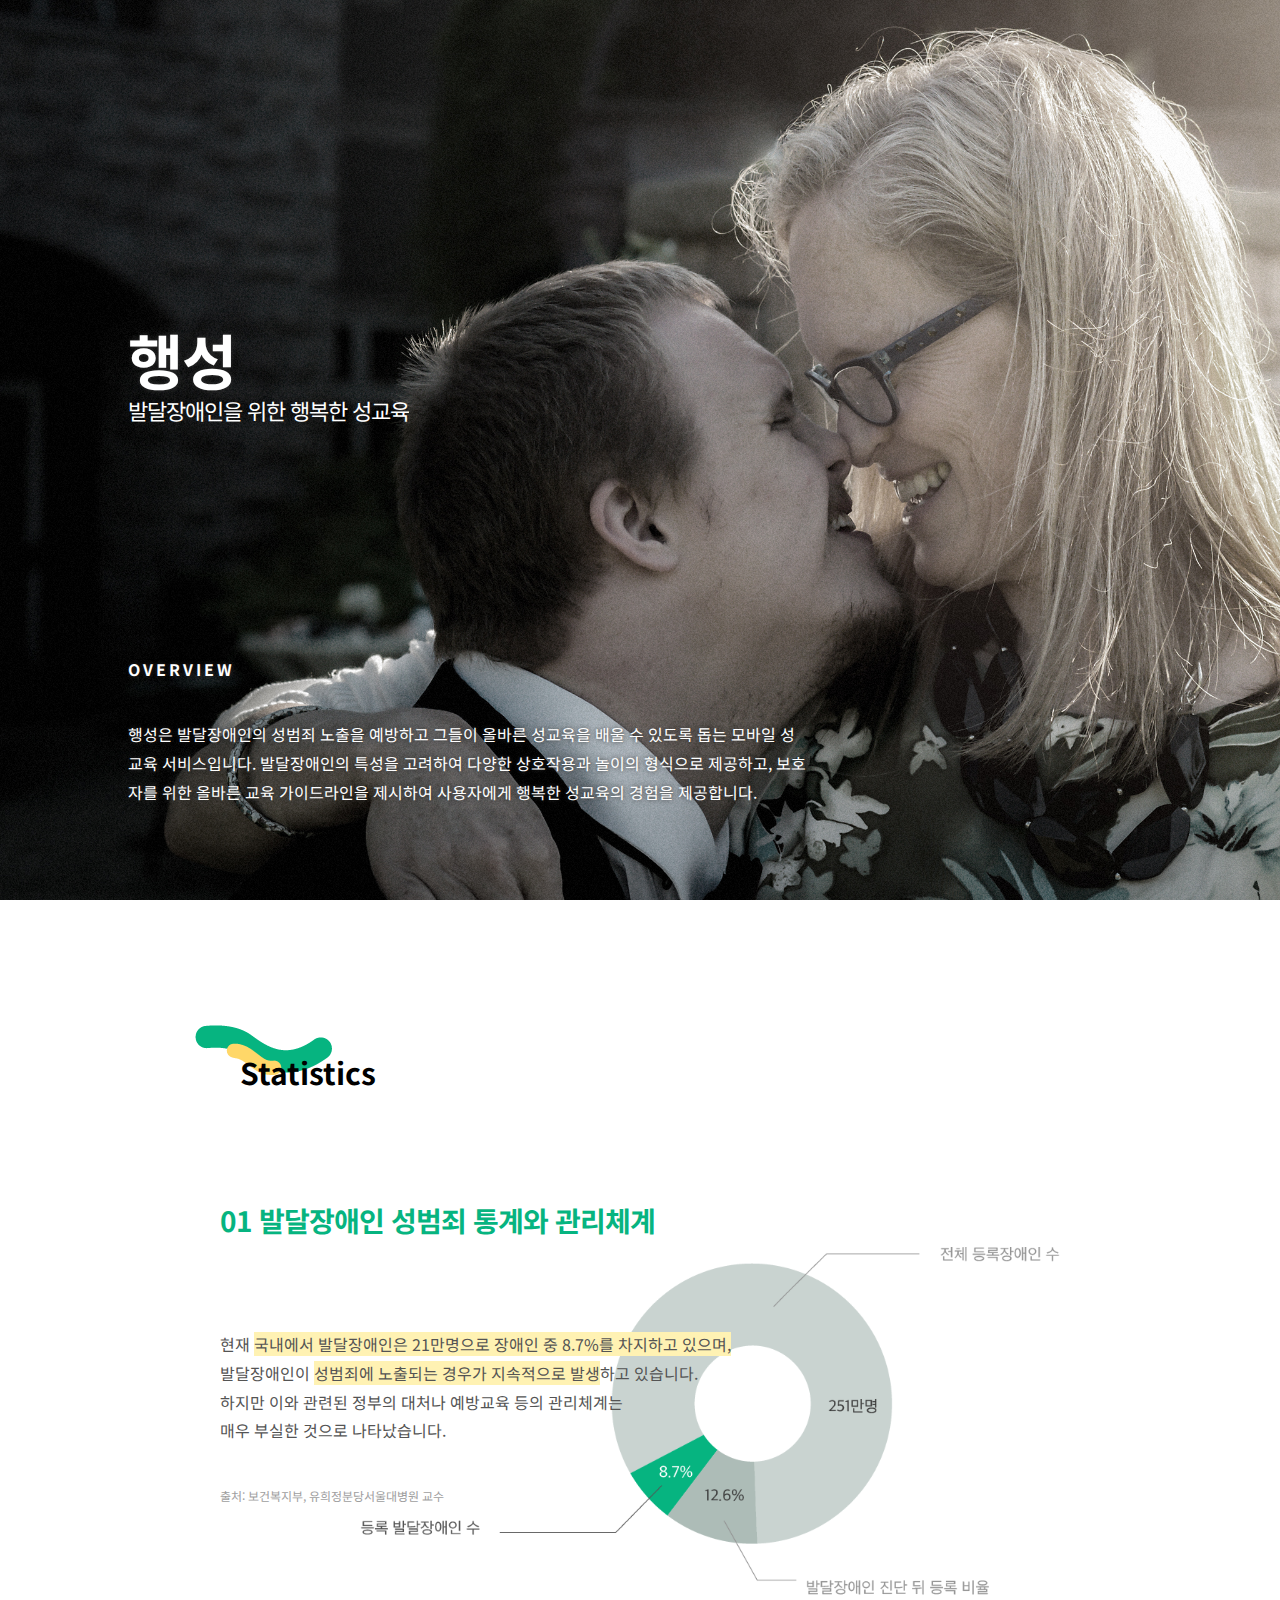
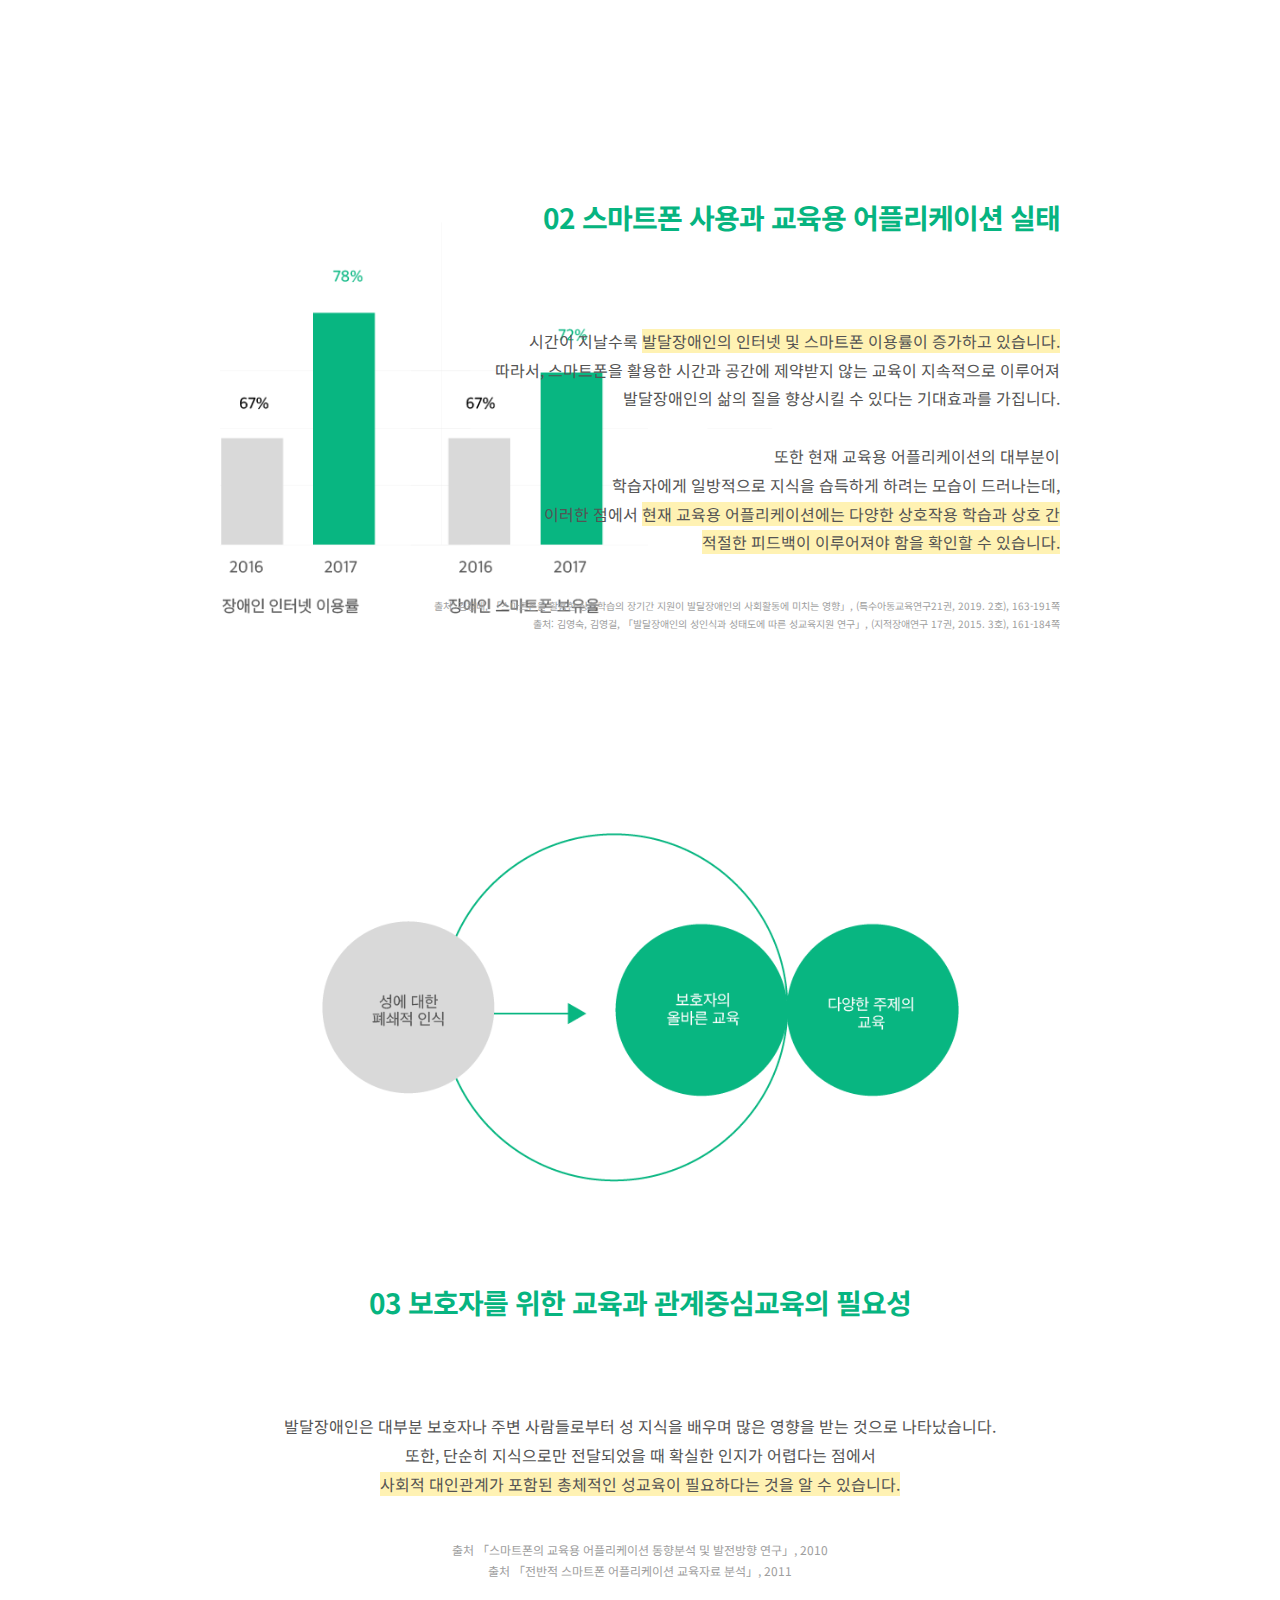
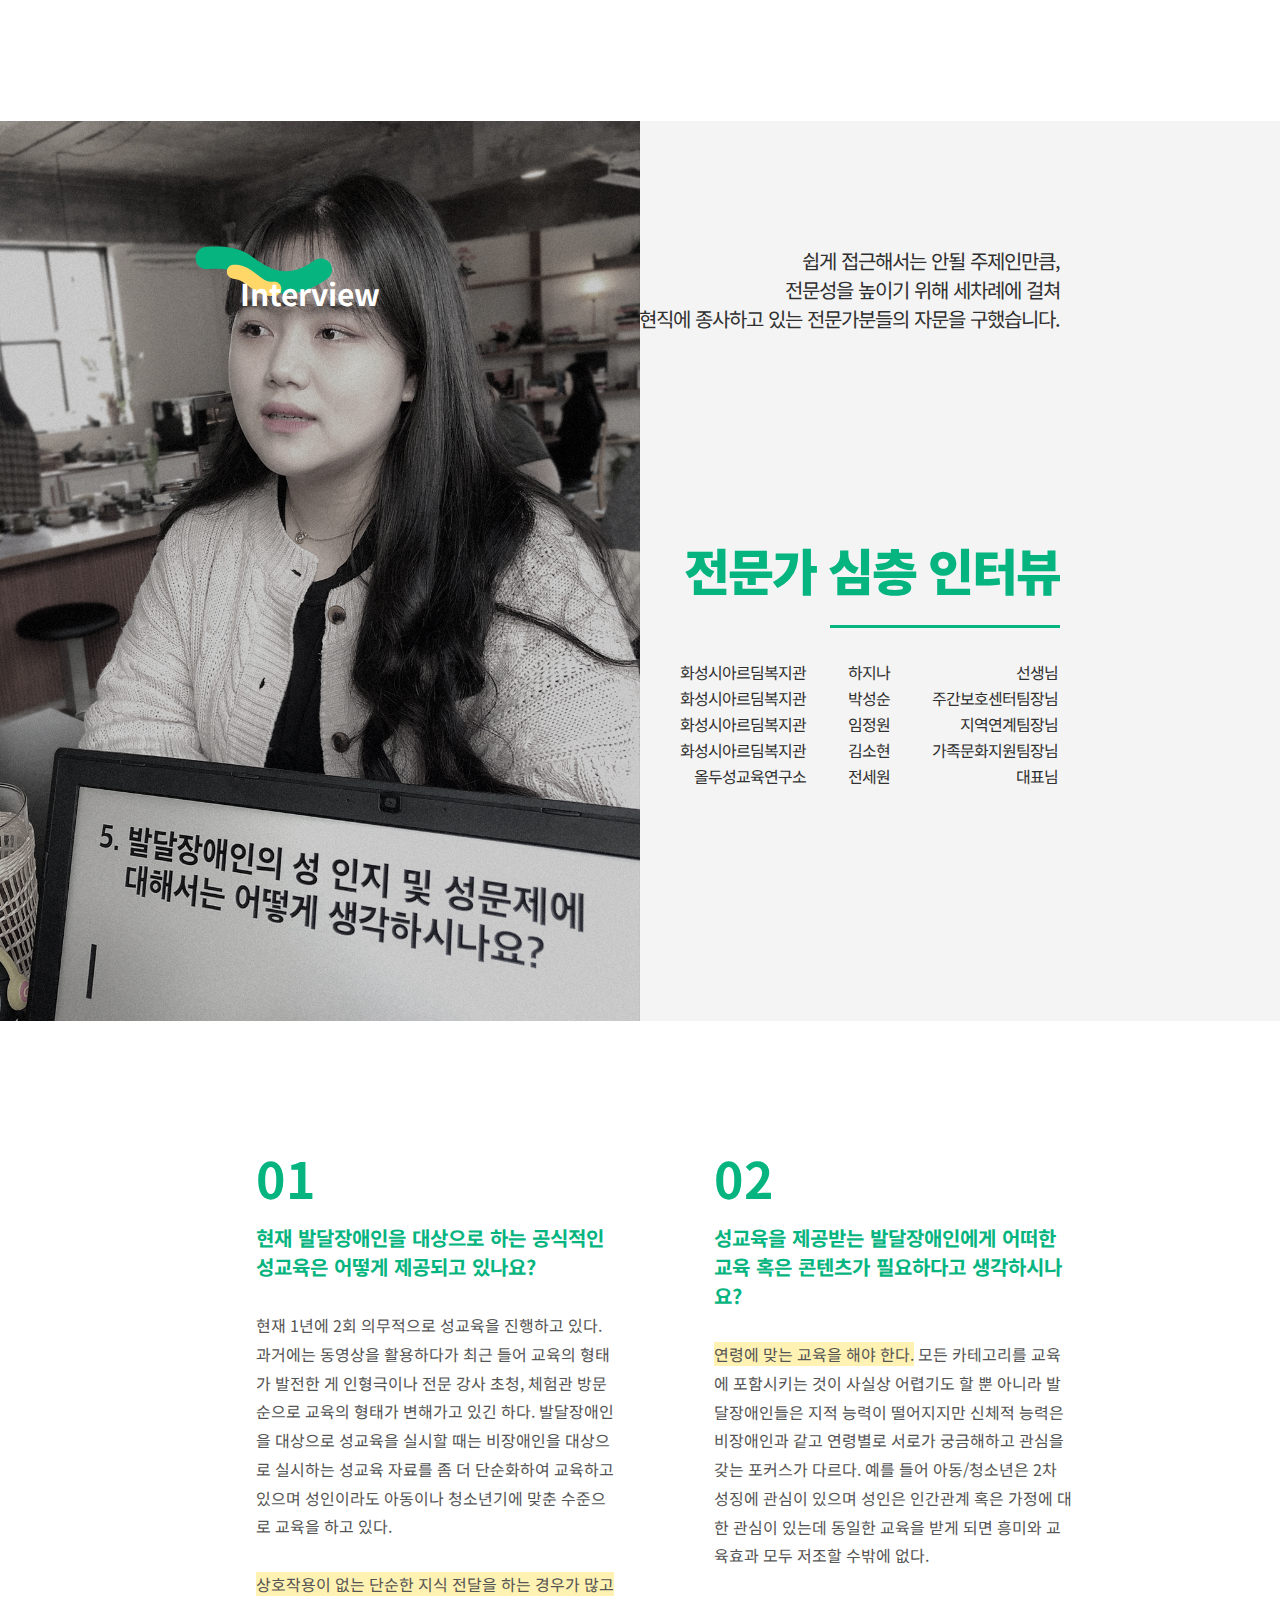
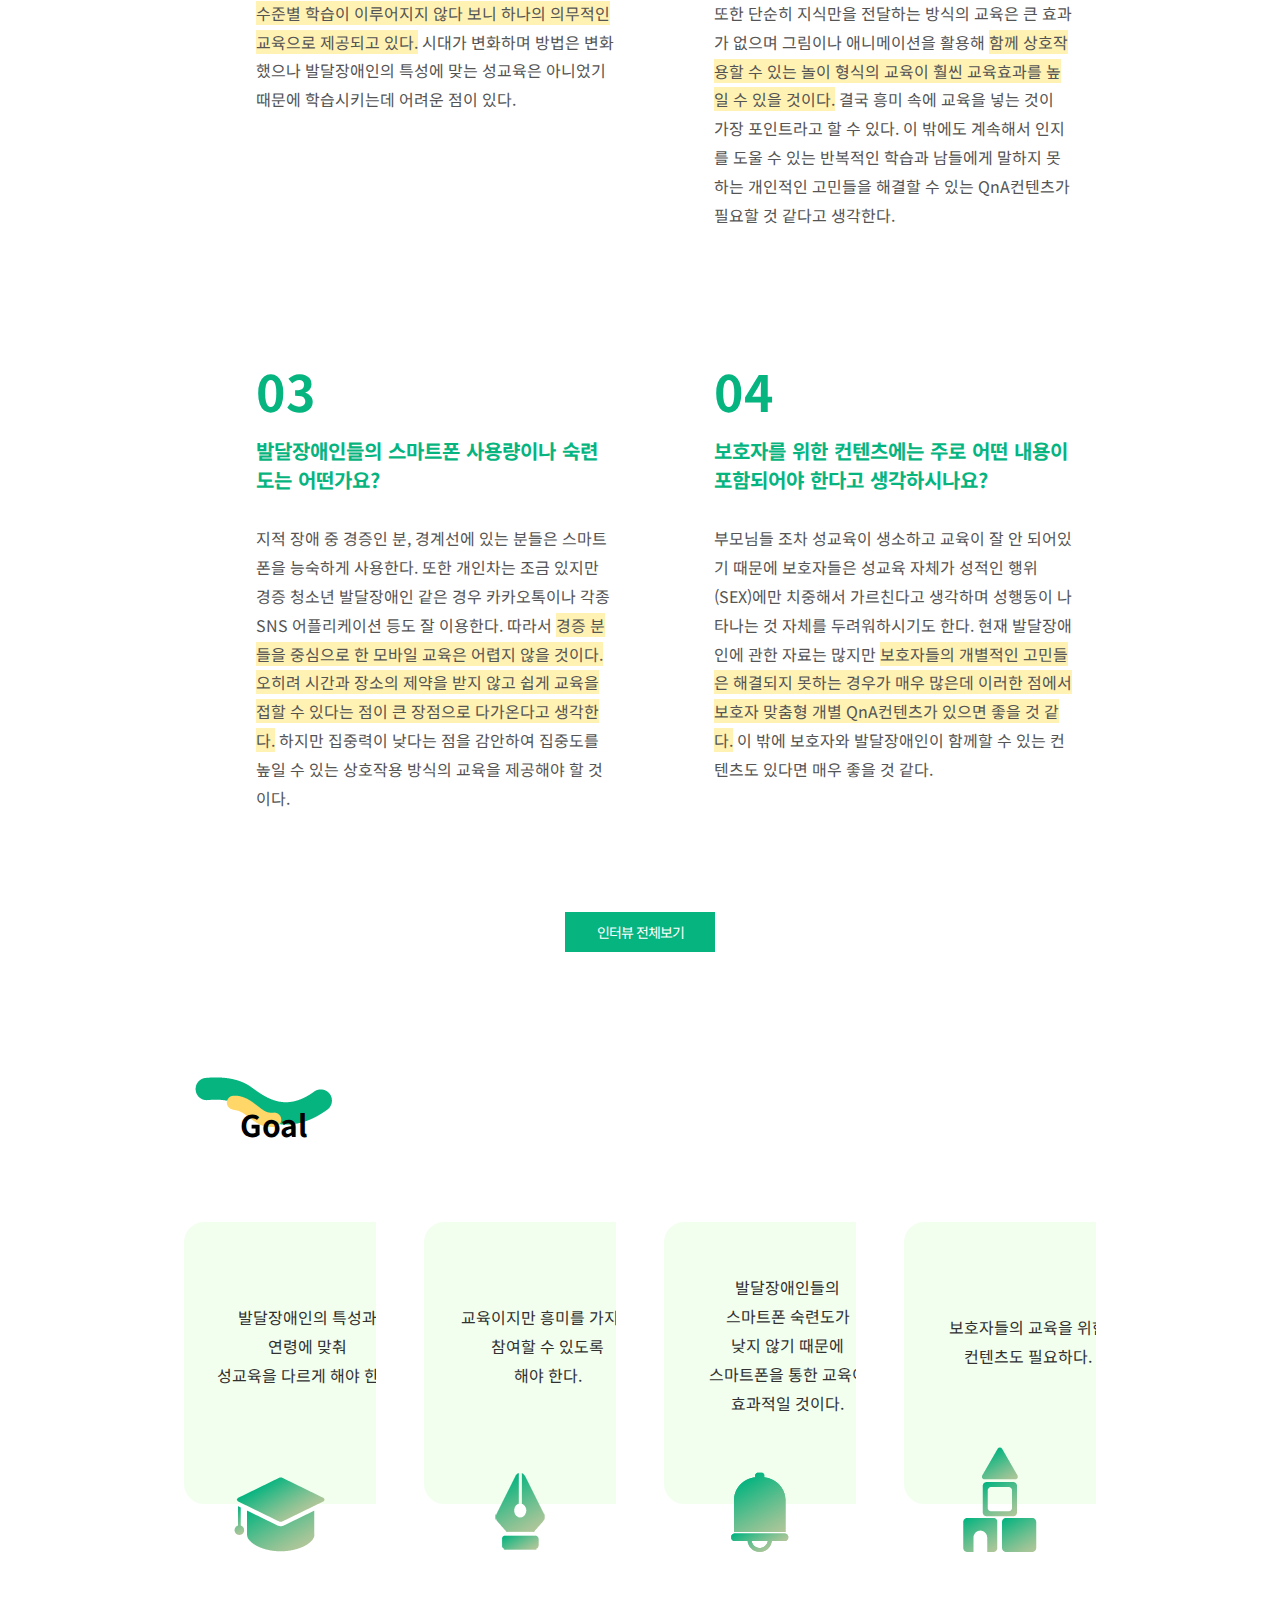
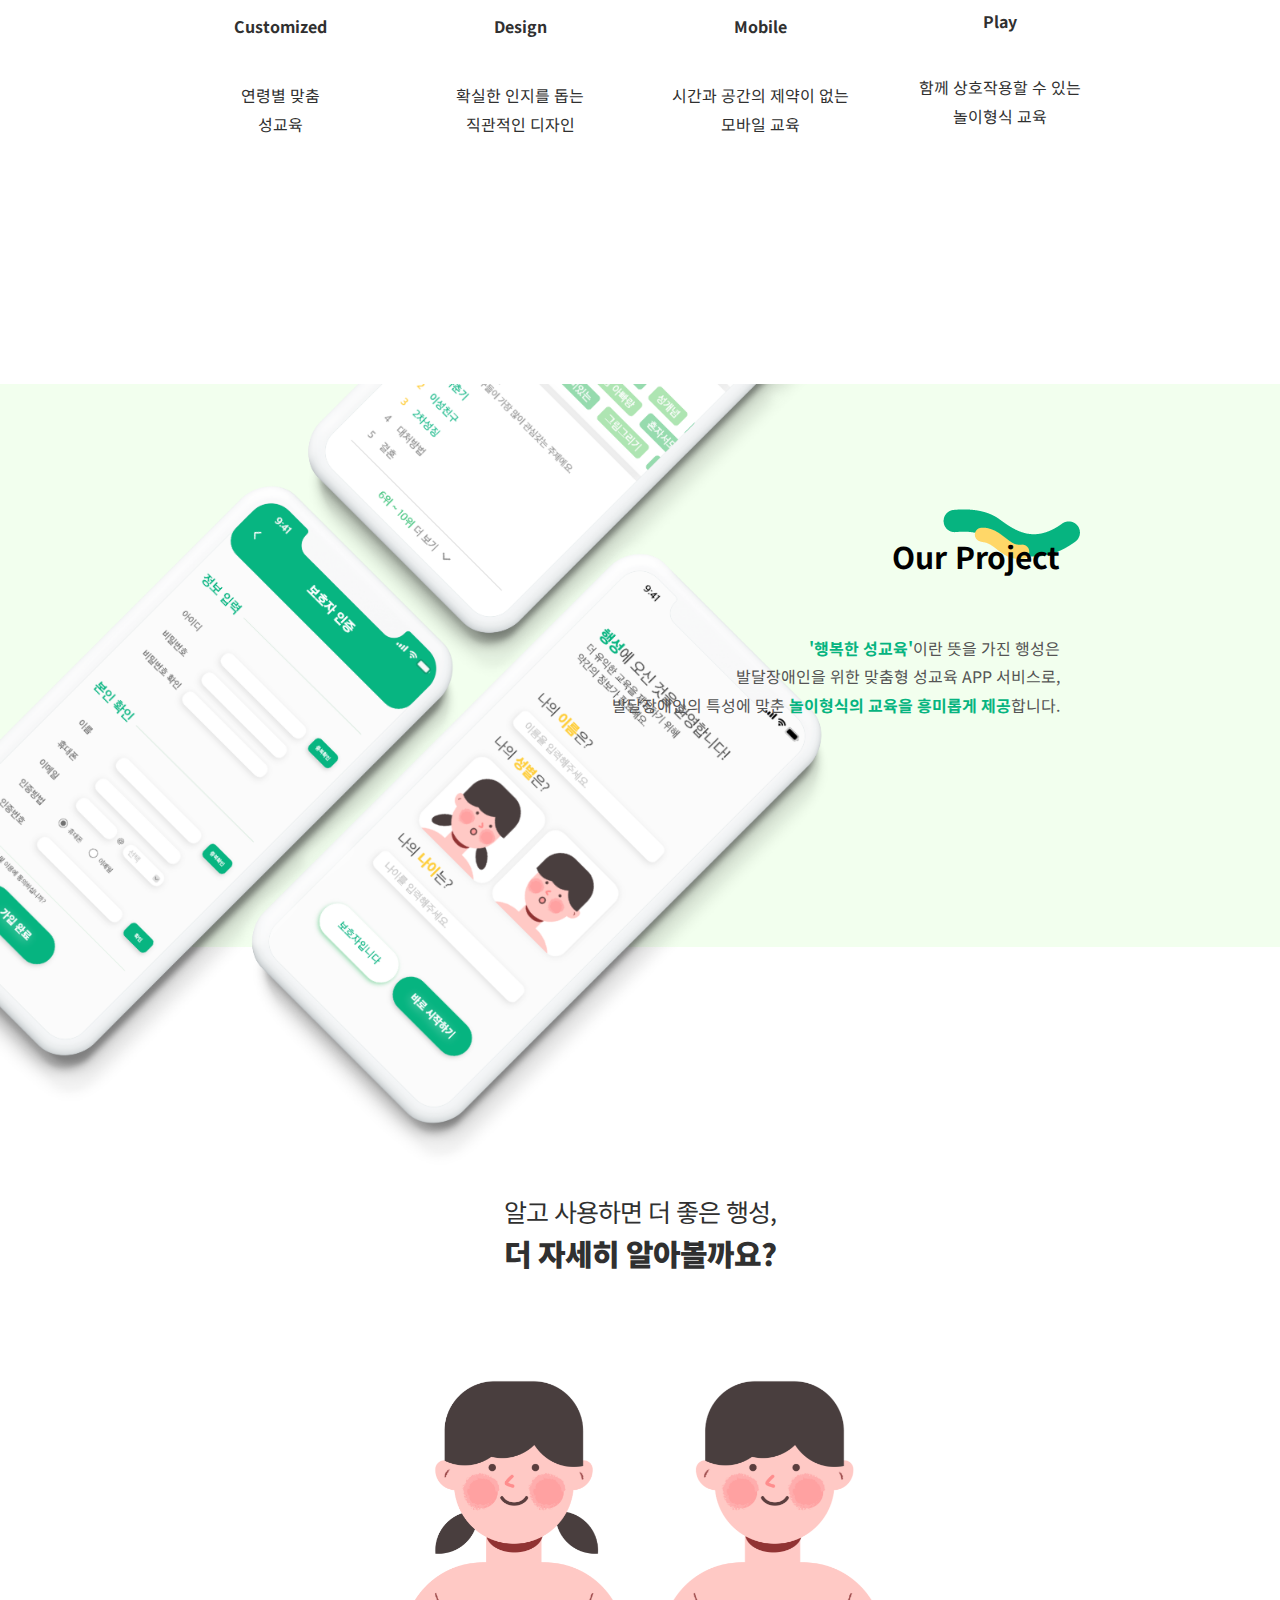
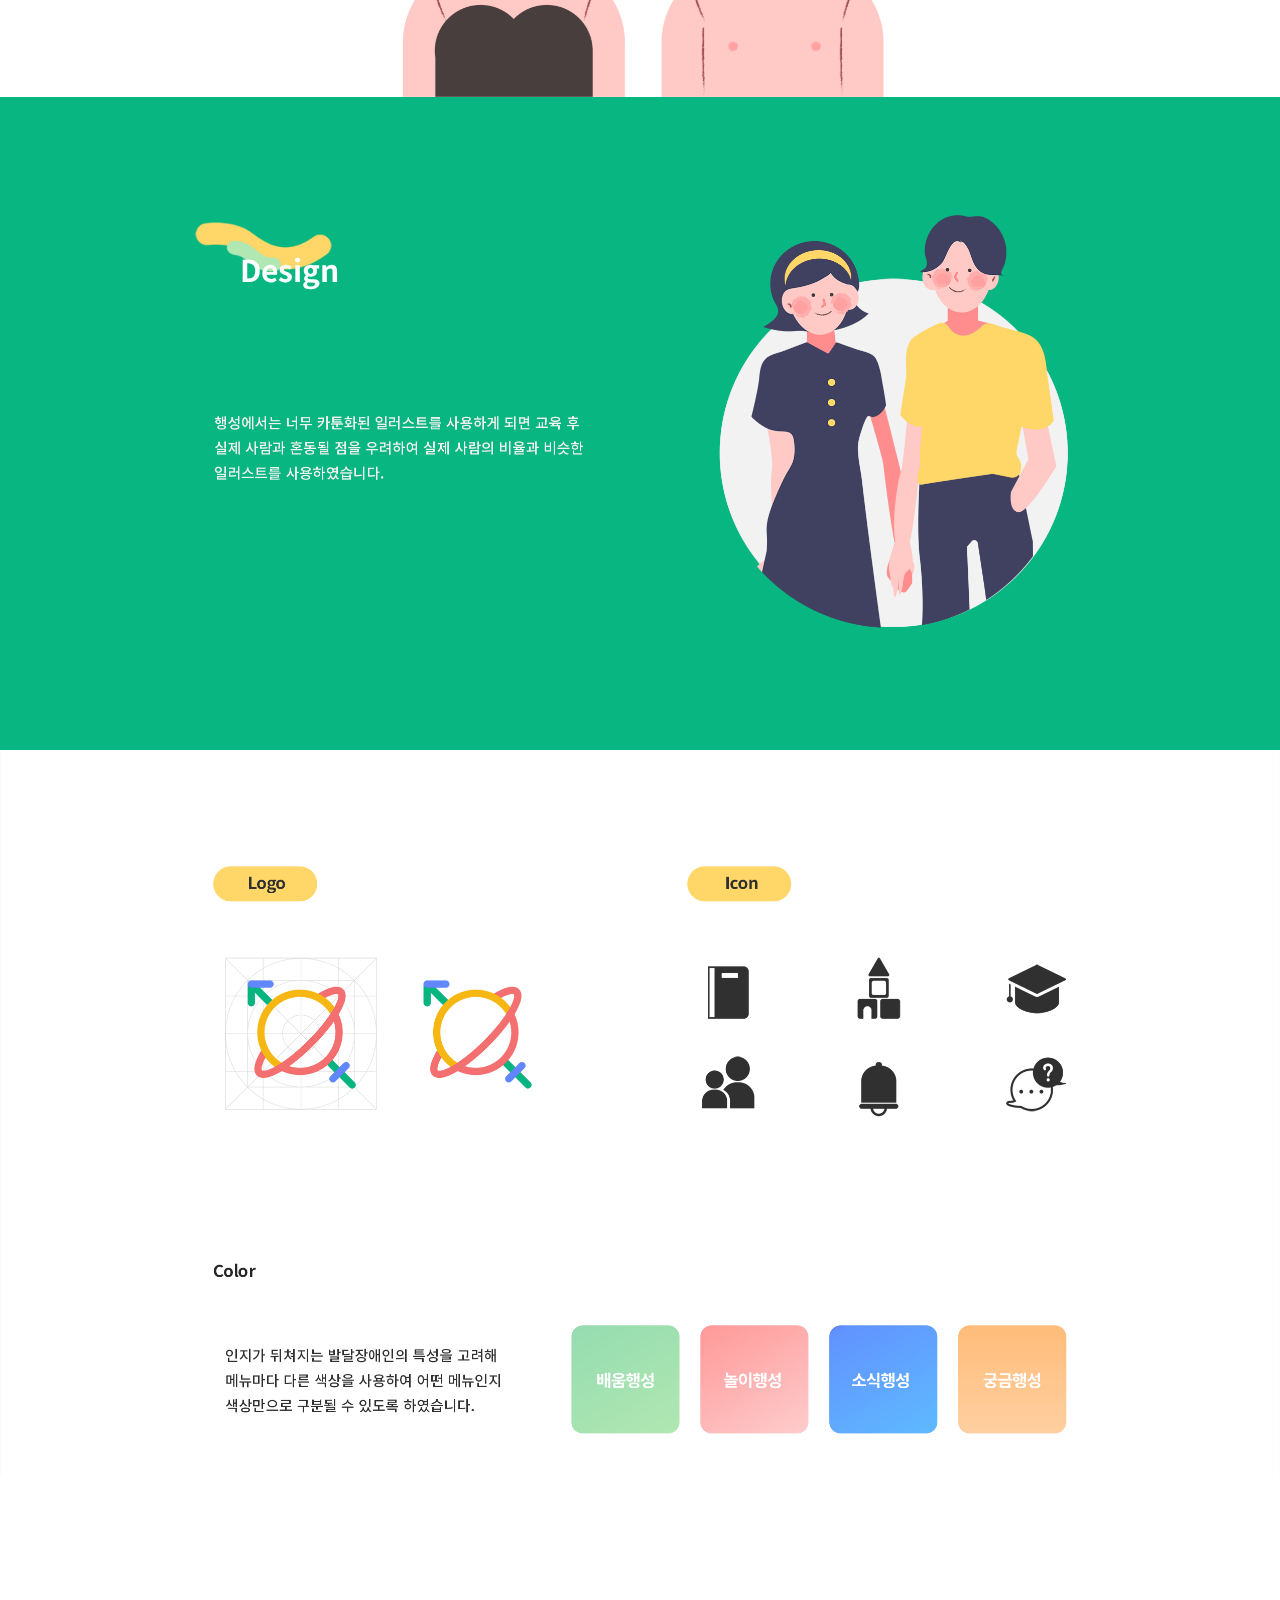
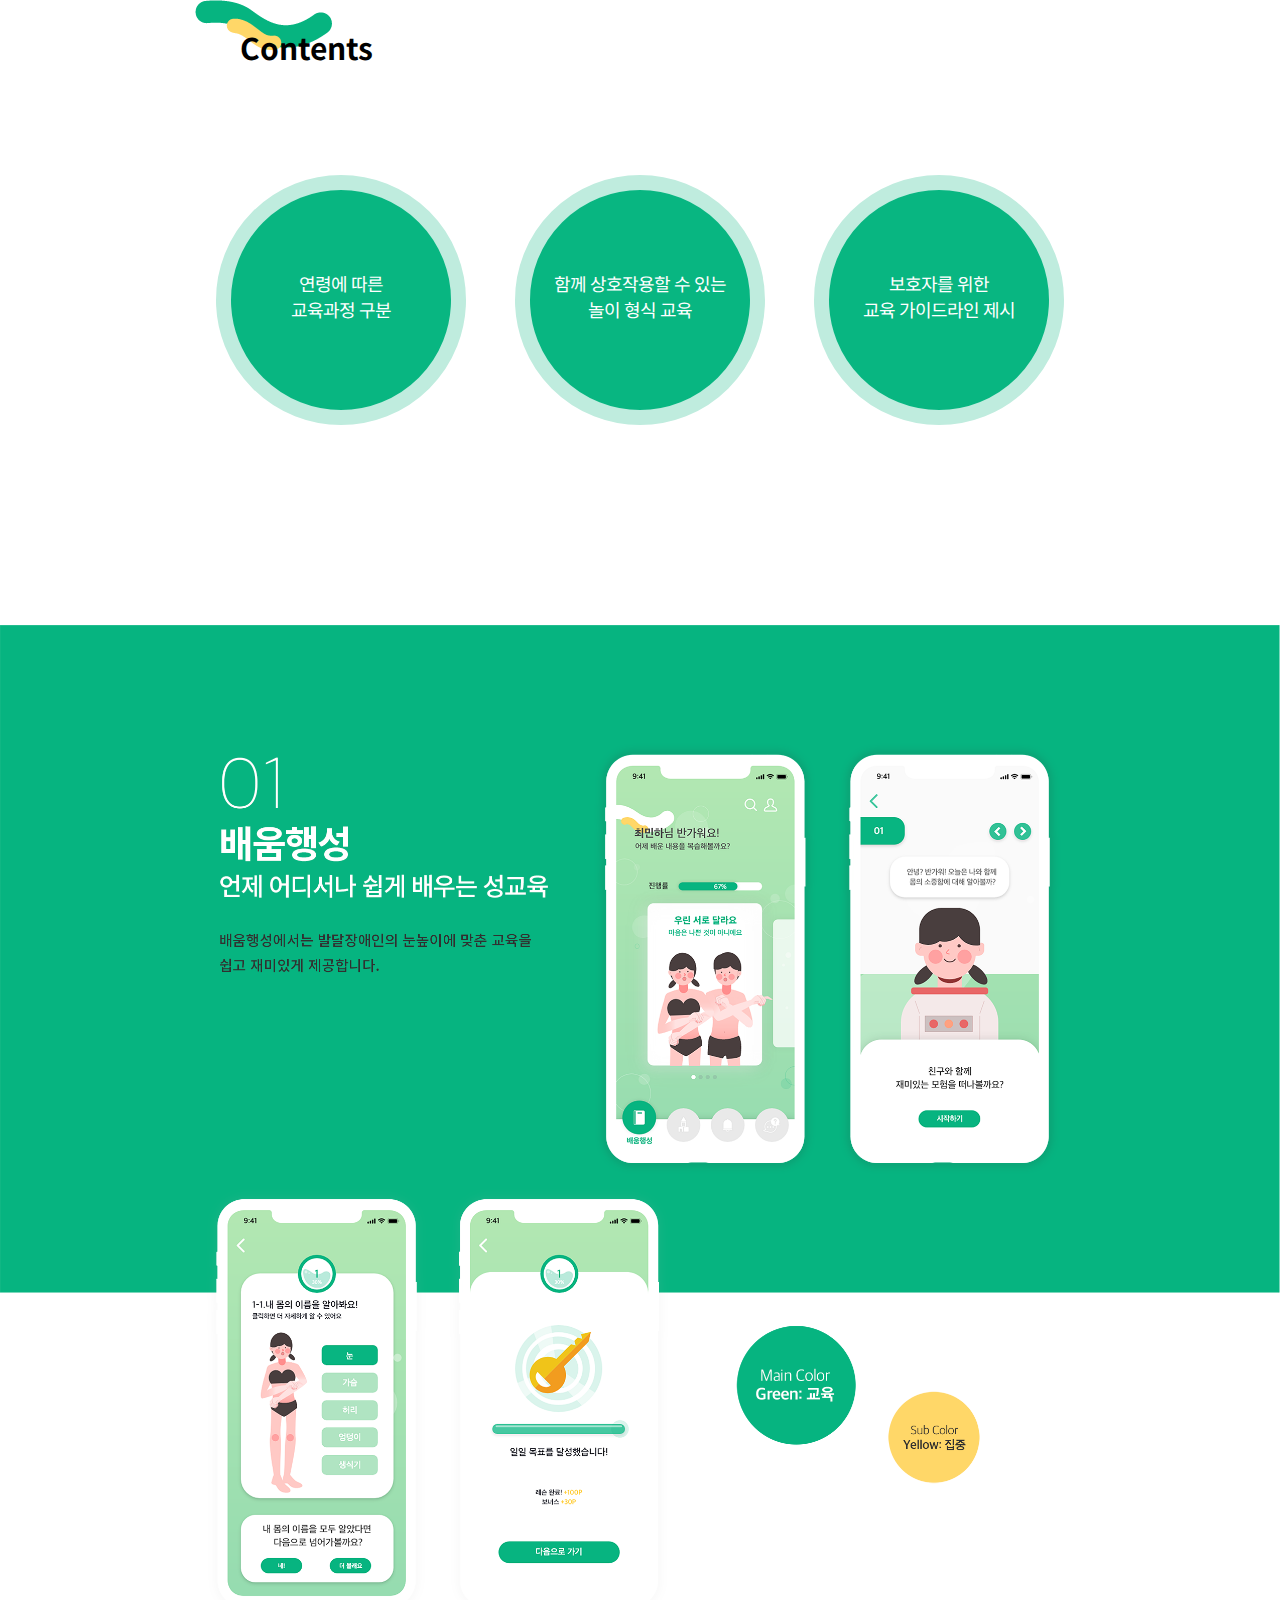
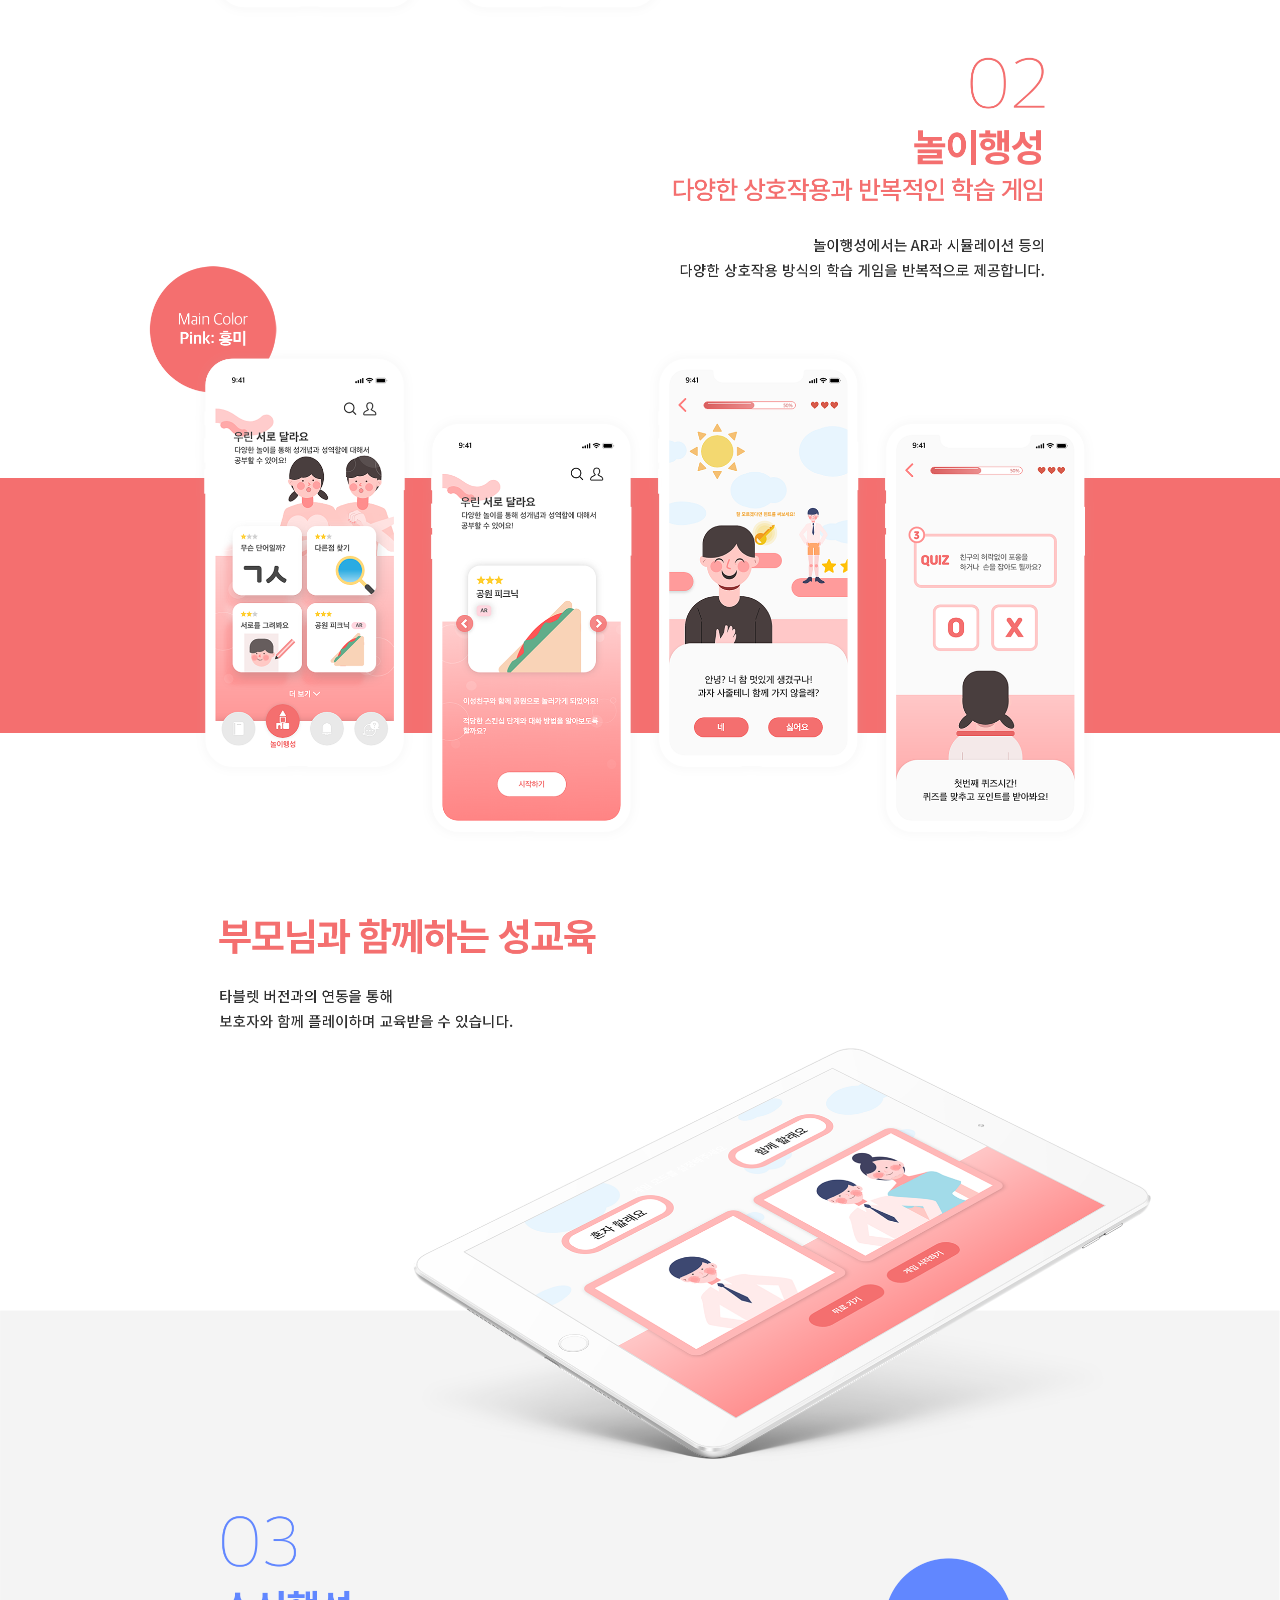
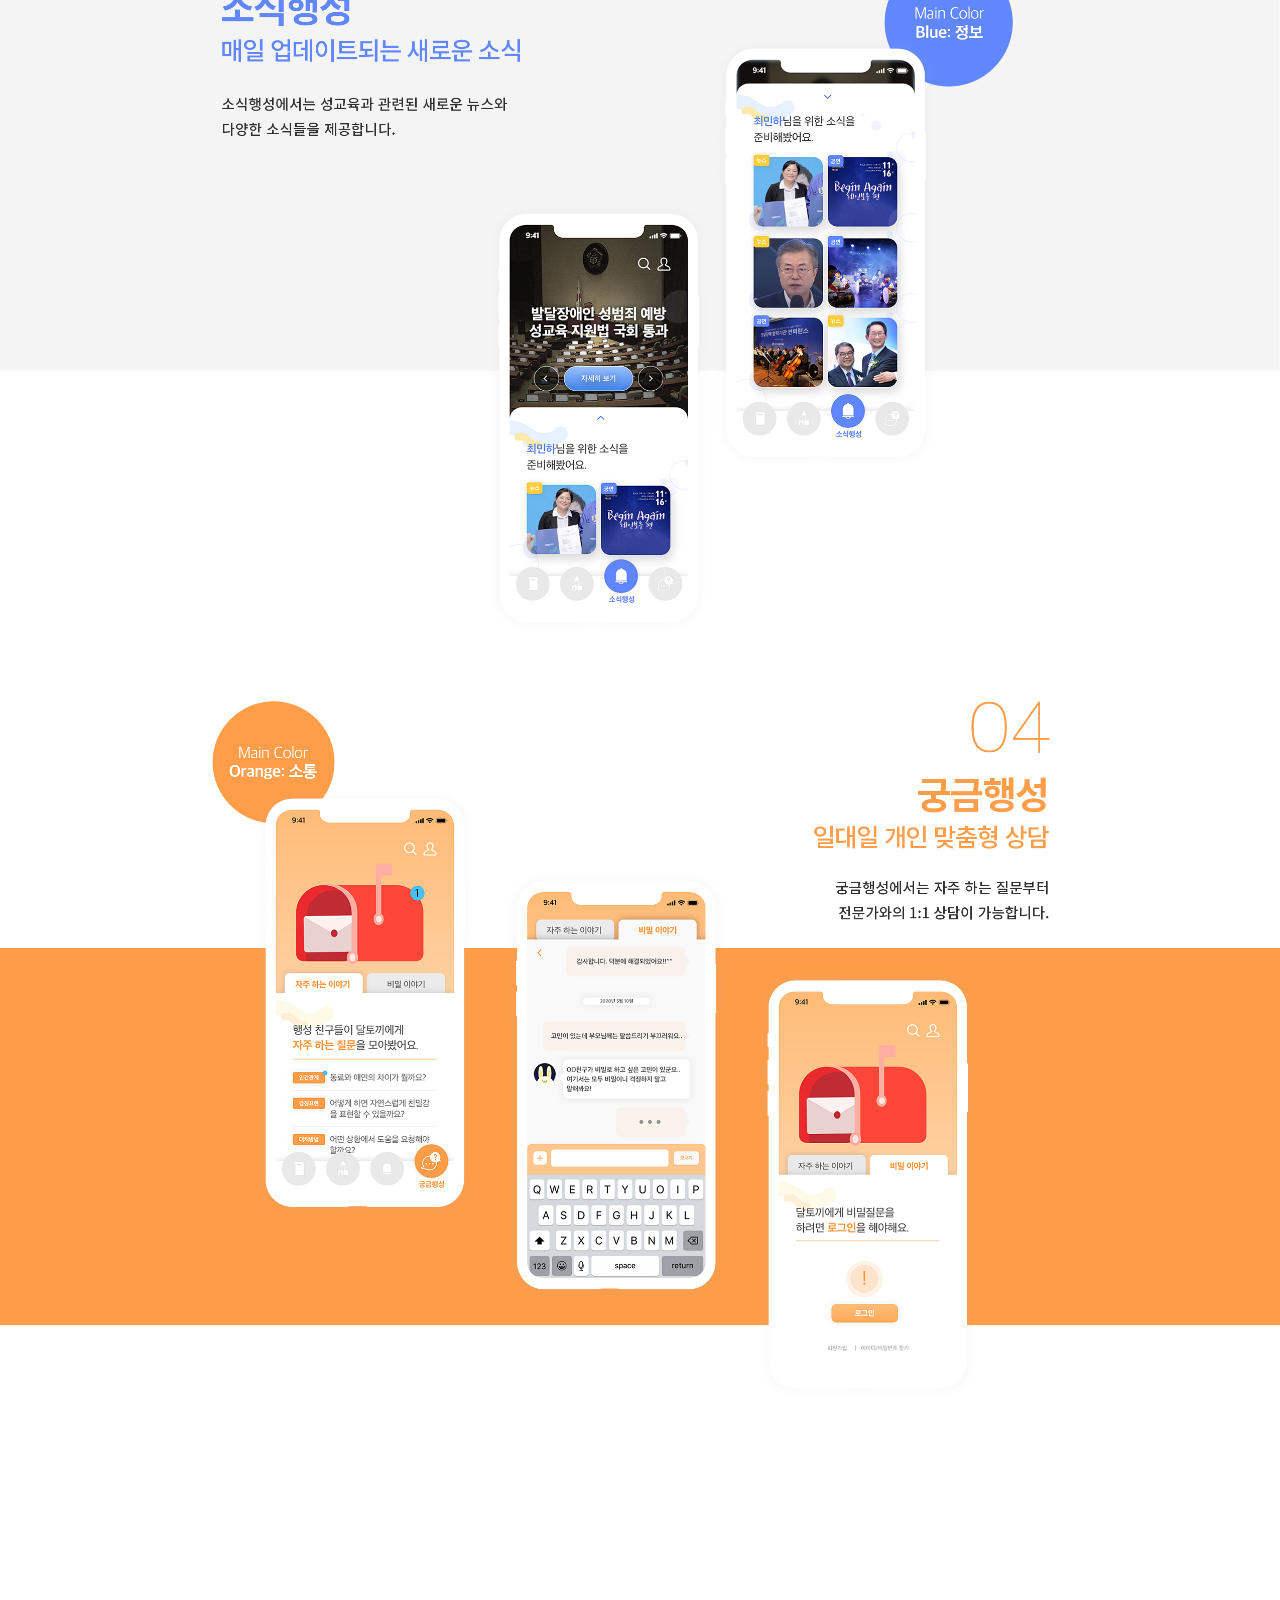
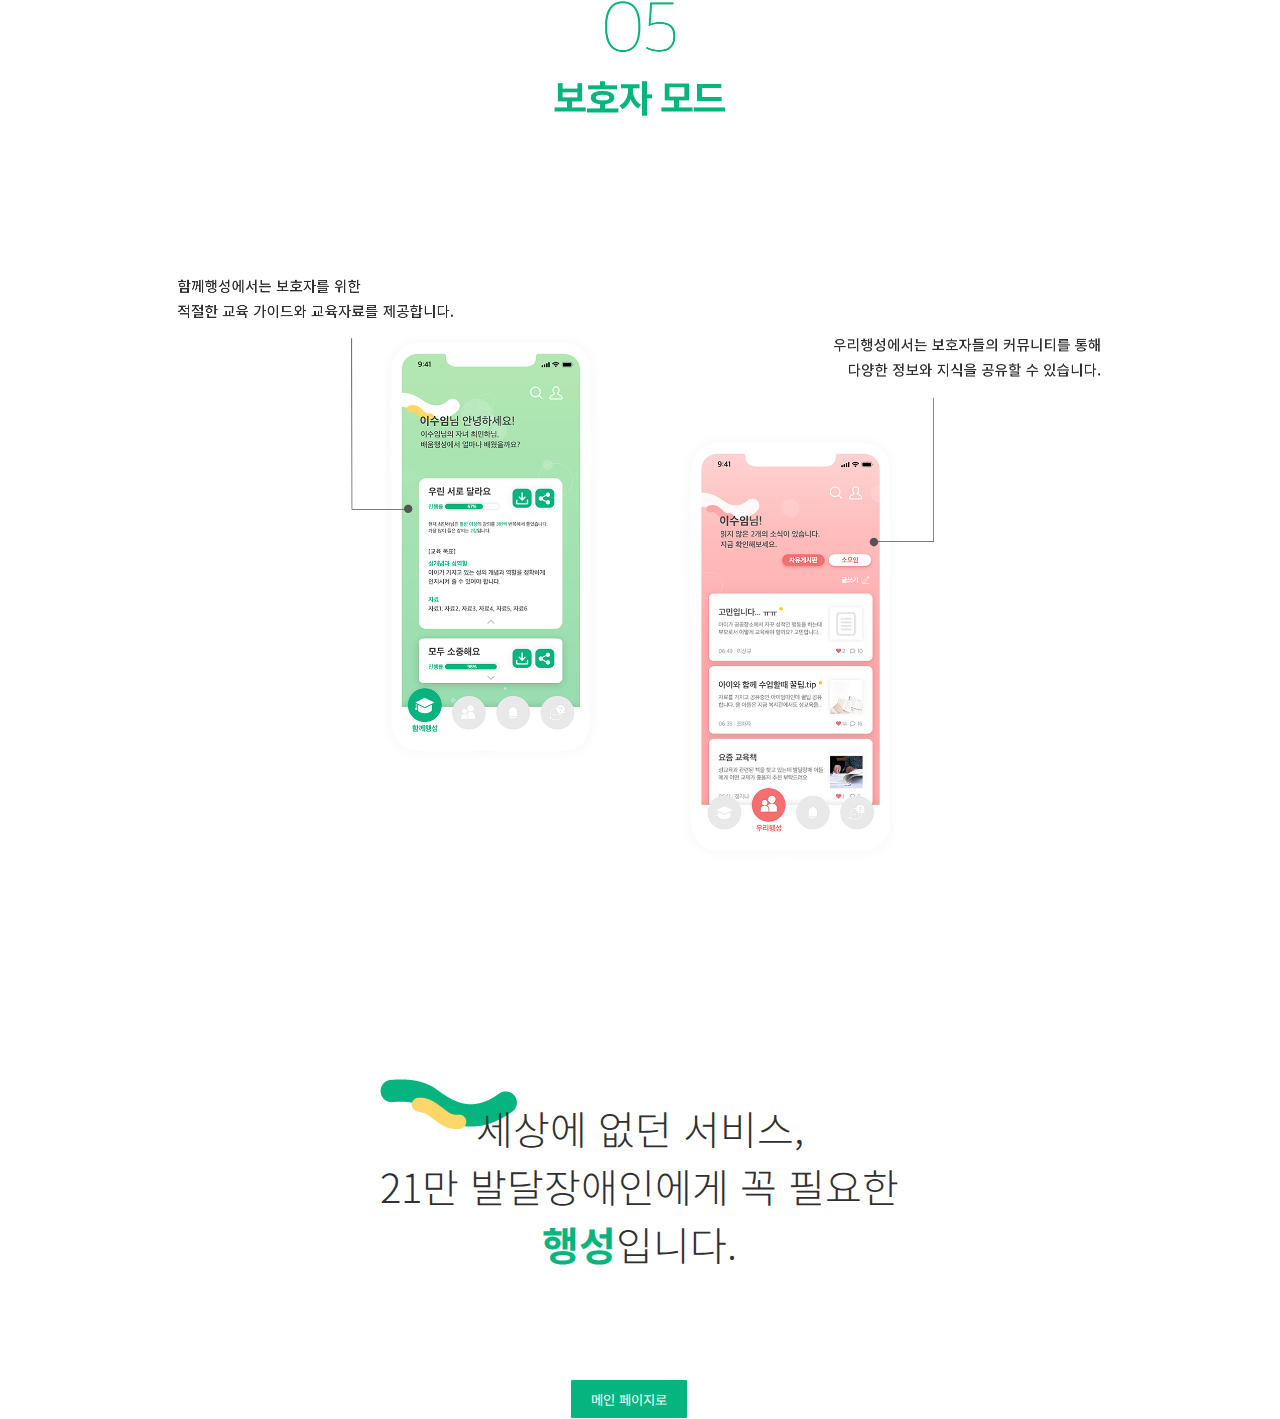
<file: about.html>
<!DOCTYPE html>
<html lang="ko">
<head>
    <meta charset="UTF-8">
    <meta name="viewport" content="width=device-width, initial-scale=1.0">
    <title>행성: 행복한 성교육 - About</title>
    <link rel="shortcut icon" href="./images/favicon.png">
    <link rel="icon" href="./images/favicon.png">
    <link rel="stylesheet" href="./css/fullpage.min.css">
    <link rel="stylesheet" href="./css/style_about.css">
    <link href="https://fonts.googleapis.com/css2?family=Noto+Sans+KR:wght@100;300;400;500;700;900&display=swap" rel="stylesheet">
</head>
<body>
    <section>
        <!-- <h6 class="notice">이 웹페이지는 구글 크롬, 가로사이즈 1600px에 최적화되어 있습니다.</h6> -->
        <article class="overview">
            <div class="overview-title">
                <h2>행성</h2>
                <h4>발달장애인을 위한 행복한 성교육</h4>
            </div>
            <h3>OVERVIEW</h3>
            <p>행성은 발달장애인의 성범죄 노출을 예방하고 그들이 올바른 성교육을 배울 수 있도록 돕는 모바일 성교육 서비스입니다. 발달장애인의 특성을 고려하여 다양한 상호작용과 놀이의 형식으로 제공하고, 보호자를 위한 올바른 교육 가이드라인을 제시하여 사용자에게 행복한 성교육의 경험을 제공합니다.</p>
        </article>
        <article class="statistics">
            <img src="./images/title.png" width="137" height="50" alt="title background" />
            <h1>Statistics</h1>
            <div class="first">
                <h3>01 발달장애인 성범죄 통계와 관리체계</h3>
                <p>현재 <span>국내에서 발달장애인은 21만명으로 장애인 중 8.7%를 차지하고 있으며,</span><br>발달장애인이 <span>성범죄에 노출되는 경우가 지속적으로 발생</span>하고 있습니다.<br>하지만 이와 관련된 정부의 대처나 예방교육 등의 관리체계는<br>매우 부실한 것으로 나타났습니다.</p>
                <p class="sub">출처: 보건복지부, 유희정분당서울대병원 교수</p>
                <img src="./images/s-1.png" width="700" alt="발달장애인수 통계">
            </div>
            <div class="second">
                <h3>02 스마트폰 사용과 교육용 어플리케이션 실태</h3>
                <p>시간이 지날수록 <span>발달장애인의 인터넷 및 스마트폰 이용률이 증가하고 있습니다.</span><br>따라서, 스마트폰을 활용한 시간과 공간에 제약받지 않는 교육이 지속적으로 이루어져<br>발달장애인의 삶의 질을 향상시킬 수 있다는 기대효과를 가집니다.<br><br>또한 현재 교육용 어플리케이션의 대부분이<br>학습자에게 일방적으로 지식을 습득하게 하려는 모습이 드러나는데,<br>이러한 점에서 <span>현재 교육용 어플리케이션에는 다양한 상호작용 학습과 상호 간<br>적절한 피드백이 이루어져야 함을 확인할 수 있습니다.</span></p>
                <p class="sub">출처: 김창배, 「스마트폰을 활용한 상황학습의 장기간 지원이 발달장애인의 사회활동에 미치는 영향」, (특수아동교육연구21권, 2019. 2호), 163-191쪽<br>출처: 김영숙, 김영걸, 「발달장애인의 성인식과 성태도에 따른 성교육지원 연구」, (지적장애연구 17권, 2015. 3호), 161-184쪽</p>
                <img src="./images/s-2.png" width="553" alt="스마트폰 사용실태 통계">
            </div>
            <div class="third">
                <img src="./images/s-3.png" width="637"  alt="관계중심교육의 필요성">
                <h3>03 보호자를 위한 교육과 관계중심교육의 필요성</h3>
                <p>발달장애인은 대부분 보호자나 주변 사람들로부터 성 지식을 배우며 많은 영향을 받는 것으로 나타났습니다.<br>또한, 단순히 지식으로만 전달되었을 때 확실한 인지가 어렵다는 점에서<br><span>사회적 대인관계가 포함된 총체적인 성교육이 필요하다는 것을 알 수 있습니다.</span></p>
                <p class="sub">출처 「스마트폰의 교육용 어플리케이션 동향분석 및 발전방향 연구」, 2010<br>출처 「전반적 스마트폰 어플리케이션 교육자료 분석」, 2011</p>
            </div>
        </article>
        <article class="interview">
            <img src="./images/title.png" width="137" height="50" alt="title background" />
            <h1>Interview</h1>
            <div class="interview-1">
                <div class="interviewer">
                    <p>쉽게 접근해서는 안될 주제인만큼,<br>전문성을 높이기 위해 세차례에 걸쳐<br>현직에 종사하고 있는 전문가분들의 자문을 구했습니다.</p>
                    <h2>전문가 심층 인터뷰</h2>
                    <div class="line"></div>
                    <table>
                        <tr>
                            <td>화성시아르딤복지관</td>
                            <td>하지나</td>
                            <td>선생님</td>
                        </tr>
                        <tr>
                            <td>화성시아르딤복지관</td>
                            <td>박성순</td>
                            <td>주간보호센터팀장님</td>
                        </tr>
                        <tr>
                            <td>화성시아르딤복지관</td>
                            <td>임정원</td>
                            <td>지역연계팀장님</td>
                        </tr>
                        <tr>
                            <td>화성시아르딤복지관</td>
                            <td>김소현</td>
                            <td>가족문화지원팀장님</td>
                        </tr>
                        <tr>
                            <td>올두성교육연구소</td>
                            <td>전세원</td>
                            <td>대표님</td>
                        </tr>
                    </table>
                </div>
            </div>
            <div class="interview-text">
                <div class="box1">
                    <h1>01</h1>
                    <h2>현재 발달장애인을 대상으로 하는 공식적인 성교육은 어떻게 제공되고 있나요?</h2>
                    <p>현재 1년에 2회 의무적으로 성교육을 진행하고 있다. 과거에는 동영상을 활용하다가 최근 들어 교육의 형태가 발전한 게 인형극이나 전문 강사 초청, 체험관 방문 순으로 교육의 형태가 변해가고 있긴 하다. 발달장애인을 대상으로 성교육을 실시할 때는 비장애인을 대상으로 실시하는 성교육 자료를 좀 더 단순화하여 교육하고 있으며 성인이라도 아동이나 청소년기에 맞춘 수준으로 교육을 하고 있다.<br><br><span>상호작용이 없는 단순한 지식 전달을 하는 경우가 많고 수준별 학습이 이루어지지 않다 보니 하나의 의무적인 교육으로 제공되고 있다.</span> 시대가 변화하며 방법은 변화했으나 발달장애인의 특성에 맞는 성교육은 아니었기 때문에 학습시키는데 어려운 점이 있다.
                    </p>
                </div>
                <div class="box2">
                    <h1>02</h1>
                    <h2>성교육을 제공받는 발달장애인에게 어떠한 교육 혹은 콘텐츠가 필요하다고 생각하시나요?</h2>
                    <p><span>연령에 맞는 교육을 해야 한다.</span> 모든 카테고리를 교육에 포함시키는 것이 사실상 어렵기도 할 뿐 아니라 발달장애인들은 지적 능력이 떨어지지만 신체적 능력은 비장애인과 같고 연령별로 서로가 궁금해하고 관심을 갖는 포커스가 다르다. 예를 들어 아동/청소년은 2차 성징에 관심이 있으며 성인은 인간관계 혹은 가정에 대한 관심이 있는데 동일한 교육을 받게 되면 흥미와 교육효과 모두 저조할 수밖에 없다.<br><br>또한 단순히 지식만을 전달하는 방식의 교육은 큰 효과가 없으며 그림이나 애니메이션을 활용해 <span>함께 상호작용할 수 있는 놀이 형식의 교육이 훨씬 교육효과를 높일 수 있을 것이다.</span> 결국 흥미 속에 교육을 넣는 것이 가장 포인트라고 할 수 있다. 이 밖에도 계속해서 인지를 도울 수 있는 반복적인 학습과 남들에게 말하지 못하는 개인적인 고민들을 해결할 수 있는 QnA컨텐츠가 필요할 것 같다고 생각한다.</p>
                </div>
                <div class="box3">
                    <h1>03</h1>
                    <h2>발달장애인들의 스마트폰 사용량이나 숙련도는 어떤가요?</h2>
                    <p>지적 장애 중 경증인 분, 경계선에 있는 분들은 스마트폰을 능숙하게 사용한다. 또한 개인차는 조금 있지만 경증 청소년 발달장애인 같은 경우 카카오톡이나 각종 SNS 어플리케이션 등도 잘 이용한다. 따라서 <span>경증 분들을 중심으로 한 모바일 교육은 어렵지 않을 것이다. 오히려 시간과 장소의 제약을 받지 않고 쉽게 교육을 접할 수 있다는 점이 큰 장점으로 다가온다고 생각한다.</span> 하지만 집중력이 낮다는 점을 감안하여 집중도를 높일 수 있는 상호작용 방식의 교육을 제공해야 할 것이다.</p>
                </div>
                <div class="box4">
                    <h1>04</h1>
                    <h2>보호자를 위한 컨텐츠에는 주로 어떤 내용이 포함되어야 한다고 생각하시나요?</h2>
                    <p>부모님들 조차 성교육이 생소하고 교육이 잘 안 되어있기 때문에 보호자들은 성교육 자체가 성적인 행위(SEX)에만 치중해서 가르친다고 생각하며 성행동이 나타나는 것 자체를 두려워하시기도 한다. 현재 발달장애인에 관한 자료는 많지만 <span>보호자들의 개별적인 고민들은 해결되지 못하는 경우가 매우 많은데 이러한 점에서 보호자 맞춤형 개별 QnA컨텐츠가 있으면 좋을 것 같다.</span> 이 밖에 보호자와 발달장애인이 함께할 수 있는 컨텐츠도 있다면 매우 좋을 것 같다.</p>
                </div>
            </div>
            <div class="interview-all">
                <a href="#layer2" class="btn-example">인터뷰 전체보기</a>
                <div class="dim-layer">
                    <div class="dimBg"></div>
                    <div id="layer2" class="pop-layer">
                        <div class="pop-container">
                            <div class="pop-conts">
                                <!--content //-->
                                <div class="layer-title">
                                    전문가 심층 인터뷰
                                </div>
                                <div class="btn-r">
                                    <a href="#" class="btn-layerClose">인터뷰 닫기</a>
                                </div>
                                <h3>화성시아르딤복지관 장애인재활상담사 하지나님</h3>
                                <p class="ctxt mb20">
                                    <span>01 발달장애인의 성 인지 및 성 문제에 대해서는 어떻게 생각하시나요?
                                    </span><br>
                                    전문가로,개인으로 지켜봤을 때 매우 빈약한 부분이라고 생각한다. 발달장애인은 성 문제에 매우 쉽게 노출되어 가해자 혹은 피해자가 되기에 매우 쉬운 환경이다. 성적인 부분에 관심과 흥미가 있지만 문제점에 대해선 정확히 인식하지 못하는 상황이다.<br><br>
                                    <span>02 현재 이루어지고 있는 발달장애인 성교육에 대해서 어떻게 생각하시나요?
                                    </span><br>
                                    교육에 있어서 마땅한 자료가 없고 국가 차원에서는 의무적인 교육을 제공하고 있다고 생각한다. 게다가 발달장애인의 인지 수준이나 행동 수준에 맞춰진 교육을 제공해야 하는데  실제로는 초등학교 수준의 성교육이 제공되고 있다는 점이 매우 아쉽다.<br><br>
                                    <span>03 발달장애인 성교육 서비스가 보호자, 장애인이 모두 좀 더 손쉽게 사용할 수 있는 모바일 어플리케이션으로 기획 및 개발된다면 어떨까요?
                                    </span><br>
                                    현재 디지털 매체를 활용한 성교육과 관련된 서비스나 프로그램은 거의 없다. 확실히 필요성은 인지하고 있지만 관련 교육자료나 서비스가 많이 부족하다. 발달장애인은 학습능력이 낮고 금방 잊기 때문에 반복적 학습이 중요하다는 점에서 프로그램이 지속적으로 업데이트되며 올바른 성교육을 제공해야 할 것으로 생각된다. 만약 그런 어플이 생긴다면 시간과 장소에 제약을 받지 않고 교육을 제공할 수 있으며 전문가를 따로 모시지 않아도 된다는 등의 장점이 있다고 생각한다.<br><br>
                                    <span>04 반드시 필요한 기능은 무엇이 있을까요?
                                    </span><br>
                                    발달장애인들은 있는 그대로 받아들이는 경향이 있기 때문에 현실적인 삽화를 통해 교육해야 실제 상황에서 올바른 대처가 가능할 것 같다. 또한 특정 상황을 시뮬레이션하여 선택지를 주고 상대방의 완곡한 반응을 통해 자신의 잘못된 행동을 깨닫게 하는 식의 교육도 좋을 것 같다.
                                </p>
                                <h3>화성시아르딤복지관 박성순 팀장님, 임정원 팀장님, 김소현 팀장님</h3>
                                <p class="ctxt mb20">
                                    <span class="subject">성교육 배경에 대해</span><br>
                                    <span>01 발달장애의 유형은 어떻게 되나요?</span><br>
                                    발달장애인은 크게 자폐성 장애, 지적 장애 두 개가 속하며 개인차가 많이 큰 편이다. 개인별로 인지 수준 같은 것들이 차이가 많이 나기 때문에 그룹으로 진행하는 것도 어려움이 많다. (교육을) 따라올 수 있는 친구들도 있고, 인지가 아예 안 되는 친구들도 있다. 발달장애인은 대화할 수 있는 의사소통 수준의 차이가 너무 많이 난다.<br><br>
                                    <span>02 현재 발달장애인을 대상으로 하는 공식적인 성교육은 어떻게 제공되고 있나요?</span><br>
                                    실제 성교육에서는 성교육 강사분들을 모시고 진행을 한다. 인형극으로 진행하기도 하고, 영상물로 진행하기도 하는데 아무래도 인형극에 비해 영상물은 집중을 잘 못하는 분들이 계신다. 실질적으로 보여주는 것들이 더 도움이 됐던 것 같다. 실제 사람을 데리고 행동을 보여주며 상호작용하며 안돼요, 싫어요 하는 반응을 보여주게끔 하는 것도 좋을 것 같다. 반복적인 학습이 지속적으로 이루어져야 한다. 한번으로 끝나서는 안 된다.<br>주간보호소에서는 자체적으로 동영상을 활용하다가 최근 들어 발전한 게 인형극, 강사 초청, 체험관 방문 순으로 발전했다. 성교육에 관한 부분은 아동, 청소년, 성인이 구분없이 쭉 가는 형식이다. 제일 어려운 건 특성에 맞는 성교육이 되지 않다 보니 하나의 의무적인 교육으로 되어있다. 시대가 변화하며 방법은 변화했으나 특성에 맞지 않기 때문에 어려운 감이 있다.<br><br>
                                    <span>03 현재의 발달장애인을 대상으로 하는 성교육에는 어떤 특징이 있나요?</span><br>
                                    솔직히 발달장애인을 대상으로 성교육을 하는 부분이 제약적이라 전문 강사분들도 조금 어려워 하는 편이다. 일반 성교육 강사가 발달장애인을 대상으로 교육하기 어렵다. 발달장애인 교육 자료가 따로 있기도 하고, 본인도 그 자료를 가지고 교육을 진행한 경험이 있다. 만화나 캐릭터에 집중을 하는 편이다. 본인들 관심이 가야 하는게 제일 우선이다. 재밌는 포인트가 일반인과 조금 달라서 그 부분에 집중해야 할 것 같다. 성적 인지에 대한 교육에서 같은 걸 배우더라도 익히는 방법, 속도같은 것들이 평균적으로 내기 어려울 만큼 다르다. 종사자분들도 많은 고민을 통해 체험관을 방문하는 형태까지 발전했지만, 아직 해결이 잘 되지 않았다. 단체적인 프로그램이라 의무적으로 하는 게 많다. 어떤 분들 한테는 너무 지겨울 수 있고 어떤 분들 한테는 항상 새로울 수도 있다.<br><br>
                                    <span>04 그렇다면 비장애인과의 교육에 차이가 있나요?</span><br>
                                    현재 발달장애인에게 실시되고 있는 성교육과 비장애인들과 차이점이 있다면, 교육 자료를 좀 더 단순화해서 교육한다. 연령보다 낮춰서 교육한다고 보면 될 것 같다. 성인이라도 아동이나 청소년기에 맞춘 성교육을 하고 있다. 그러나 보호자 대상 성교육에서 실제 성교육 강사분이 이런 말을 한 적이 있다. "연령에 맞는 교육을 해야 한다. 발달장애인들은 지적 능력이 떨어지지만 신체적 능력은 비장애인과 같기 때문이다. 대신 반복적이나 인식 할 수 있는 수준을 낮춰야 한다. 방법이 다를 뿐 내용은 같게 해야 한다."<br><br>
                                    <span>05 발달장애의 유형마다 각자의 학습법이 다른가요?</span><br>
                                    지적장애인 같은 경우는 학습에 스트레스를 많이 받는다. 하라고 한다 해서 하지 않는다. 익히고 싶어도 안 익혀져서 스트레스를 엄청 받는 편이다. 연령과 인지 능력에 따라서 직업지원팀같은 경우에는 훈련도 받고 취업이 가능한 분들이 있다. 경증이시고 인지가 되는 편이라면 쉽게 접할 수 있을 것 같다.<br><br>
                                    <span>06 발달장애인들의 스마트폰 사용량이나 숙련도는 어떤가요?</span><br>
                                    발달장애인 중에서도 스마트폰을 사용 할 수 있는 분들이 있고 없는 분들이 있다. 스마트폰을 안 가지고 있는 경우도 많지만, 지적 장애 중 경증인 분, 경계선에 있는 분들은 스마트폰을 능숙하게 사용한다. 어느정도 보호자의 지도가 필요하다. 보호자분이 어느 정도로 케어를 해주냐에 따라서 스마트폰을 사용 할 수 있는 정도가 다르다.<br>그 중에서도 청소년은 스마트폰을 많이 사용하지만 성인분들은 많이 이용하지 않는 편이다. 몇몇분들만 갖고 있고 나머지 분들은 갖고있지 않다. 청소년들은 주위에 일반인이 많아서 친구들과 같이 지내게 하려고 인터넷 검색 기능까지는 아니더라도 보호자분이 전화 착신/발신같은 간단한 기능들은 가르쳐주는 경우가 많다.<br>가족문화지원팀에는 아동~성인까지 여가나 교육을 받으러 오는 분들이 속해 있다. 학교도 다니고 일반적으로 개인생활을 하시는 분들이기 때문에 스마트폰 활용도가 굉장히 높다.<br><br>
                                    <span>07. 발달장애인의 평균적인 UI숙련도는 어느 정도인가요?</span><br>
                                    기족문화지원팀에는 청소년이나 아동이 많다. 복지관을 이용하는 아이들이 대부분 스마트폰을 가지고 있고 무언가 알려주기 전에도 이미 활용을 잘 한다. 정도에 따라 다르지만 청소년은 카톡, 각종 SNS어플 등도 잘 이용한다. 아동청소년을 대상으로 어플리케이션을 개발하면 잘 활용할 수 있을 것 같다. 다만 집중도가 너무 떨어져서 관심을 계속해서 집중시킬 수 있는 참여형이나 놀이형같은 컨텐츠들이 있다면 도움이 많이 될 것 같다. 인지성, 학습은 뒤쳐지지만 사회성은 뛰어난 경증인 분들, 서번트 증후군 같은 하나의 특출난 특징이 있는 경우같은 사람들도 스마트폰을 능숙하게 사용한다. 그러나 자폐성향이 짙어 눈맞춤이나 의사소통이 되지 않으면 휴대전화 사용 자체가 안 된다. 어플을 기획한다면 경증인 분들이 활용할 수 있게끔 제작하면 좋을 것 같다.<br><br>
                                    <span class="subject">컨텐츠에 대해</span><br>
                                    <span>01 발달장애인들이 가장 흥미를 가지고 관심있게 보는 컨텐츠는 무엇인가요? (ex 각종 SNS, 유튜브, 웹툰 등)</span><br>
                                    경증분들이 어플리케이션을 사용할 때, 게임이 가장 집중력이 높다. 뭔가를(얼음) 두드려서 깬다든가, 어렵지 않고 반복적인 활동에서 제일 집중력이 높다.<br><br>
                                    <span>02 성교육을 제공받는 발달장애인에게 어떠한 교육 컨텐츠가 필요하다고 생각하시나요?</span><br>
                                    발달장애인 메뉴에도 QnA를 넣어도 좋을 것 같다. 보호자들은 모르는 발달장애인들만의 고민이 분명히 있다. 보호자한테 말 못할 고민을 비밀 질문 기능을 이용해 사생활 보호를 해도 좋을 것 같다.<br><br>
                                    <span>03 남성발달장애인과 여성발달장애인 성교육 내용에 차이를 두어야 할까요?</span><br>
                                    남성과 여성 교육에 차이를 둘 필요까지는 없을것이다. 둘의 차이를 집중해서 교육하는 기관들이 있기는 하지만 보편적으로 그렇게까지는 하지 못하고 공통적으로 진행한다. 어떤 교육을 하냐에 따라서 따로 하는 부분들도 있긴 하다.<br><br>
                                    <span>04 로그인이나 회원가입 등의 절차를 문제 없이 수행할 수 있나요?</span><br>
                                    회원가입이나 로그인은 보호자나 종사자는 할 수 있지만 발달장애인은 조금 어려울 것 같다. 또 굳이 할 필요도 없을 것 같다. 보호자는 회원가입을 하되, 발달장애인은 QnA를 이용할 때만 회원가입을 하게 하면 될 것 같다. (QnA를 이용할 수 있을 정도면 회원가입도 진행할 수 있을 것.) 만약 회원가입을 진행한다면 최대한 간소화시키고 그림을 꼭 넣어주었으면 좋겠다.<br><br>
                                    <span>05 발달장애인을 지능지수에 따라 4단계로 분류해서 50~70이면 경증, 35~50이면 중등도, 25~35는 중증, 25 이하를 최중도라고 한다는데,   이를 토대로 교육 어플리케이션의 단계를 나눌 수 있을까요?</span><br>
                                    발달장애인의 등급이 있지만, 실제로 3급 판정을 받았지만 이용하는 걸 직접 보니 1급과 비슷한 경우도 있고 성장하면서 학습을 어느정도로 했냐에 따라 많이 달라지는 편이다. 단계별로 그렇게 나눠서 할 필요가 없다. 현장에서 그렇게까지 나누어서 하지 않는다. 심한 쪽과 안 심한 쪽, 두 부류 정도로 나누어서 진행한다. 너무 세부적이게 나누지 말고 이 연령대에는 어떤 걸 해야 하고, 또 다른 연령대에는 어떻게 해야 할지 나누어서 하는 게 좋을 것 같다. 성인이면 성인에게 맞춰서, 청소년이면 청소년에게 맞춰서.<br><br>
                                    <span>06 단계별 교육을 실시한다면 그 기준은 무엇이 되어야 할까요?</span><br>
                                    경계선장애, 경증인 분들이 조금 더 성 인지를 잘 하기 때문에 훨씬 교육을 잘해야 한다. 소통이 아예 안 되는 중증분들은 교육 자체가 안 된다. 경계선급인 친구들은 접하는 것들이 많아 문제가 많이 일어난다. 보통 같은 학급의 또래에게서 잘못된 정보를 많이 접하고, 잘못된 표출로 이어진다. 유아, 초등, 청소년, 성인 처럼 나이별로 나눠서 하는게 좋을 것이다. 성인이긴 하지만 초등학교 1,2학년 수준이나 유아에 맞춘 형태에서 쉽게 풀어나가는게 좋을 것 같다. 나이는 성인이 됐어도 대화는 수준을 낮춰서 이루어져야 한다.아동/청소년과 성인을 다르게 교육했으면 좋겠다. 아동은 성의 발달, 성인은 이성과 결혼 같은 부분에 치중되어 있도록 교육하면 좋을 것 같다. 발달장애가 심하지 않은 분들은 결혼하신 분도 꽤 있다. 아동과 성인은 서로가 궁금해하고 관심을 갖는 포커스가 다르다. 아동은 행위같은 감각을 추구하고, 성인같은 경우에는 가르쳐주지 않아도 알아서 하는 경우가 있다. 청소년은 성에 너무 많은 노출이 되어있다. 보호자들이 발달장애인은 잘 모를거라고 생각해서 경계를 안 하는 경우도 있고, 인증하지 않아도 케이블 TV에 나오는 성인 컨텐츠에 노출될 수 있다. 매체들로 배운 잘못된 지식을 바로잡아줄 필요가 있을 것 같다. 발달장애인의 수준을 측정하는게 쉽지 않다. 용어 사용같은 경우에도 너무 어려울거고 몇년씩 진행하는것도 아닌 이상 테스트를 하는 것은 어려울 것이다. 차라리 단계별 학습을 통해서 당사자(발달장애인)들이 스스로 업데이트를 해 나가는게 맞을 것 같다.<br><br>
                                    <span>07 AR을 통해 실생활에 생길법한 상황을 제공하고 가상의 캐릭터와 상호작용 (대화를 주고 받거나, 행동을 주고 받는 선택지를 제공) 하는 방식의 체험이 교육내용을 숙지하고 복습하는데 도움이 될 것 같나요?</span><br>
                                    발달장애인에게 단순히 교육을 하고 지식을 전달하는 건 별로 도움이 되지 않는다. 서로가 서로에 대해 알아가는, 상호작용을 하는 놀이가 포인트다. 대화 형식으로 단순하게 이야기해주었으면 좋겠다. 옳지 않은 행동이나 발언을 하는 캐릭터와 옳은 행동과 발언을 하는 캐릭터의 구분이 있었으면 좋겠다. 캐릭터만으로도 행동을 인지할 수 있도록.<br><br>
                                    <span>08 스마트폰의 AI음성인식기능을 사용할 수 있는 발달장애인이 얼마나 있을까요?</span><br>
                                    말을 또박또박 하지 못하는 분들이 있어서 음성 인식은 힘들 것 같다. 그렇지만 할 수 있는 분도 있을 거고 흥미를 유발하기에도 좋아서 굉장히 재밌어 할 것 같긴 하다. 선택적으로 제공해도 괜찮을 것 같다.<br><br>
                                    <span class="subject">보호자와 교육에 대해</span><br>
                                    <span>01 일반적으로 보호자들이 바라보는 발달장애인 성 교육에 대한 시각은 어떤가요?</span><br>
                                    현재 성 교육에서 한가지 포인트만 가지고 풀어나가는게 아니라 성에 관련된 많은 교육들을 하는데 보호자들은 성적인 행위(SEX)에만 치중해서 가르친다고 생각해서 꺼려하는 경향이 있다. 실제로 반복된 학습으로 인해서 안 나왔던 행동들이 오히려 반대로 나타나는 부작용이 있다. 자연스럽게 욕구가 해소되지 않고, 가르쳐주는 사람도 없고, 성욕 배출이 안 되는 부분들이 많아서 고민했는데 실제로 교육 시도를 했더니 부작용이 너무 많아졌다. 자위와 같은 파생되는 문제들이 생겨난다. 이를 방지하기 위해 정말 기본적인 성 지식을 알려준 후 그 이상의 수준은 개별적으로 해야할 것 같다. 단체적으로 적용하기에는 무리가 있다. 어떻게 풀어나가느냐가 중요할 것 같다.<br><br>
                                    <span>02 보호자를 위한 컨텐츠에는 주로 어떤 내용이 포함되어야 한다고 생각하시나요?</span><br>
                                    보호자랑 같이 할 수 있는 컨텐츠가 필요할 것 같다. 기본적인 지식을 가르친 후의 더 상세한 내용들은 보호자가 인증해서 할 수 있게끔 진행하면 좋을 것 같다. 보호자 개별맞춤형 QnA가 있었으면 좋겠다. 발달장애인을 대상으로 한 공통적인 자료는 너무나 많다. 개별적인 자료나 답변은 턱없이 부족해서 그 부분을 해결하면 좋을 것 같다.<br><br>
                                    <span class="subject">UI/UX에 대해</span><br>
                                    <span>01 아이콘이나 폰트의 크기가 커야 제대로 인식 할 수 있을까요?</span><br>
                                    그림을 꼭 넣어줬으면 좋겠다. 내용을 몰라도 그림으로 기가 막히게 찾는 경우가 있다. 한글, 숫자가 가능한 분들이 있는 반면 잘 모르고 약한 분들도 있다. 그림같은 거에 의지하는 경우가 많다. 숫자, 글 위주가 아닌 꼭 그림이나 애니메이션으로 해줬으면 좋겠다. (버스판 번호를 찾을 때) 숫자도 그림으로 인식하는 경우가 있다. 글이 많아지면 이해를 잘 하지 못한다. 말과 그림이 함께 나오면 좋을 것 같다. 소리나 영상을 입체적인 캐릭터가 나와서 함께 이야기를 나누는 듯한 형태로 가는 게 좋을 것 같다. 글을 사용할 땐 우리가 보기에 유치하더라도 꼭 쉬운 언어로 했으면 한다. 비장애인이 일상생활에서 늘 쓴다고 해서 쉬운 게 아니다.<br><br>
                                    <span>02 일러스트의 데포르메가 어느정도까지 허용 범위라고 생각하시나요? (현실과의 근접도, 발달장애인의 이해도 고려)</span><br>
                                    연령대별로 일러스트가 달라지면 좋을 것 같다. 어린애들 한테는 SD캐릭터로, 성인들에게는 실제 사람 일러스트로 제공되면 인식하기 쉬울 것 같다.<br><br>
                                    <span>02-1 그렇다면 3D나 평면 일러스트 중 어느 것이 더 효과적일 것 같나요?</span><br>
                                    일러스트나 3D나 상관 없을 것 같다. 화면 상에서 발달장애인에게 말을 걸어주고 발달장애인이 집중할 수 있게 끔 하는게 좋을 것 같다. 호기심을 자극하는 형식으로 가면 좋겠다.<br><br>
                                    <span>03 UI를 제대로 이해하고 이용할 수 있을까요?</span><br>
                                    게임처럼 단계가 있다고 하면 본인들이 스스로 헤쳐 나갈 수 있다. 본인들이 학습된 게 있어서 예를 들어 1부터 5까지의 순서가 있을 경우 평균적으로 1~5까지 순서대로 하지만, 2나 3에 꽂혔다면 계속 그것만 반복해서 한다.<br><br>
                                    <span>04 이 어플리케이션을 통해서 어떤 느낌을 받았으면 좋겠나요? (ex 공익적인 느낌, 따뜻한 느낌 등등)</span><br>
                                    교육이지만, 교육같지 않고 놀이터처럼 느낄 수 있는 공간이었으면 한다. 가벼운 느낌의 컬러가 좋을 것 같다.<br><br>
                                    <span>05 어플 명을 한글과 영어 둘 중 어떤 쪽으로 결정하는 것이 발달장애인이 쉽게 인지하고 기억에 남을 수 있을까요?</span><br>
                                    한글도 잘 못하는 분들이 많는데 영어를 잘 할리 없다. 한글인 편이 좀 더 좋을 것 같다.<br><br><br>
                                    <span>00 마지막으로 당부하고 싶은 점이 있다면?
                                    </span><br>
                                    흥미 안에 교육을 넣고, "발달장애인"이 사용하는 걸 강조하는 차별화 컨텐츠가 처음부터 드러났으면 좋겠다.
                                </p>
                                <h3>올두성교육연구소 전세원 대표님</h3>
                                <p class="ctxt mb20">
                                    <span>01 현재 이루어지고 있는 발달장애인 성교육의 문제는 어떤 것들이 있다고 생각하시나요?</span><br>
                                    수준별 학습이 이루어지지 않는다는 것이라고 생각한다. 나는 정말 A가 궁금한데 B를 가르쳐주는 식의 교육 방식에 문제가 있고, 또 강사들이 발달장애인은 어리고 애 같다는 잘못된 편견을 가지고 있는 경우도 많다. 하지만 정신연령이 낮은 것뿐이지 신체나이가 낮은 것이 아닌데 이러한 점들을 존중해 주지 않는 모습들이 있다. 성인이면 충분히 스킨십이나 성적 관계를 생각할 수 있는 것인데 이러한 것들을 알려주지 않아서 문제행동이 나타나는 것이다. 그 행동에 대해 무조건 문제로만 바라보는 것이 아니라 ‘왜 이걸 하게 됐는가.’에 초점을 맞춰야 한다. 장애인의 성 행동을 그저 문제라고 낙인 찍는 것에서 당연한 욕구로 받아들여주고 정확한 인지를 위한 꾸준하고 지속적인 교육이 필요하다. 장애와 비장애를 구분 짓지 않고 출발하는 것도 나쁘지 않다.<br><br>
                                    <span>02 현재 현장에서 실시중인 발달장애인을 대상으로 한 성교육과 비장애인을 대상으로 한 성교육의 차이점은 무엇이라고 생각하시나요?</span><br>
                                    차이점이 그렇게 많지는 않다. 비장애인이나 장애인이나 성에 대한 호기심은 다르지 않고 사실 비장애인을 대상으로 한 성교육도 현재 우수하다고는 말할 수 없는 것이 사실이다. 똑같이 영상을 틀어주고 지루하게 인지되는 것은 똑같지만 단 난이도가 쉬워진다든가 하는 차이가 조금 있을 수는 있다. 경증 분들이나 발달장애 3급 정도 되는 분들 같은 경우엔 비장애인과 같은 수준을 이해할 수 있다. 단지 단어가 어려우면 잘 인지하지 못할 뿐이고, 습득하는 시간이 조금 더 오래 걸릴 뿐이다. 장애아이들 같은 경우 조금 낮은 수준의 교육과 교구 매칭이 들어간다는 것이 차이점이라면 차이점이다. 비장애인과 장애인으로 나누기보단 본인도 강의를 갈 때 경증이냐, 중증이냐 등의 개별적 차이에 따라 교육수준을 다르게 한다. 이해하는 정도와 얼마나 성교육을 받고 자랐느냐에 따라서도 차이가 나타난다.<br><br>
                                    <span>03 현재 발달장애인을 대상으로 하는 공식적인 성교육은 어떻게 제공되고 있나요? (교육의 순서부터 구체적 컨텐츠, 관련 활동까지 자유롭게)</span><br>
                                    보통 10회기 정도 하며 많으면 15회기 정도까지도 한다. 하지만 강사분들이 발달장애인의 성에 대해 완전히 전문가는 아니다. 그래서 대부분 교구나 교안을 보고 상호작용 없이 단순한 지식 전달만을 하는 경우가 많다.<br><br>
                                    <span>04 관련자료를 추천해주실 수 있으신가요?</span><br>
                                    관련자료가 거의 없다. 탁틴이라는 곳이 있는데 여기에 장애 아이들 성교육의 기본안이 나와있다. 하지만 자료가 너무 옛날 자료라서 그 자료들을 참고하라고 말씀드리고 싶진 않다. 우리 같은 경우 구글링을 통해 외국의 사례들과 자료들을 찾고 있다.<br><br>
                                    <span>05 발달장애의 유형마다 각자의 학습법이 다른가요?</span><br>
                                    매우 다르기 때문에 우리도 다르게 교육한다. 장애 유형마다의 인지정도나 드러나는 행동이 모두 다르다. 자폐성 친구들은 상동 행동을 하지만 지적장애 친구들은 또 그렇지 않다. 이러한 점들을 통해 강사가 교육하는 시각이 달라질 수밖에 없다.<br><br>
                                    <span>06 현재 단계별 교육을 진행하고 계신가요?</span><br>
                                    단계별로 진행하시는 분들도 계시고 단계별로 하지 않는 곳도 있다. 소규모 그룹으로 교육할 수 있다면 단계별 교육이 가능하지만 대부분 집단별로 학교에서 하는 것처럼 진행하는 곳도 많다. 간혹 장애인 복지관 같은 곳에서는 인원이 많으면 어떤 경우엔 나름 수준을 인지도가 좋은 분들,중간인 분들, 아예 인지가 안되는 분들 이런 식으로 상중하로 나눠주기도 한다. 이는 굉장히 적극적인 경우라고 볼 수 있고 그렇지 않은 곳에서는 인지 수준과는 상관없이 대규모 그룹으로 진행한다. 가장 베스트는 장애 특성에 따라 인지도가 비슷한 발달장애 아이들끼리 묶어서 교육하는  것이라고 생각한다.<br><br>
                                    <span>07 보호자들이 바라보는 발달장애인 성교육에 대한 시각은 어떤가요?</span><br>
                                    일단 성행동이 나타나는 것을 두려워하신다. 부모님들 조차 성교육이 생소하고 교육이 잘 안 되어있기 때문에 이 교육이 왜 필요한가에 대해 의문을 가지는 분들이 많으시다. 또한 부모용의 난이도를 나누는 것이 매우 어렵기 때문에 부모 모드는 생각보다 힘들 것이다. 만약 한다면 장애 비장애를 떠나서 일반적인 부모들이 볼 수 있는 성교육 자료들이 있다. 이러한 자료들을 참고하는 편이 훨씬 쉽게 접근할 수 있는 방법이라고 생각된다.<br><br>
                                    <span>08 현재 저희는 교육과정 카테고리를 (성개념과 성역할에 대한 이해), (인간관계 이해), (생리현상에 대한 인식과 태도), (결혼과 가정 갖기에 대한 인식과 태도)의 4가지로 나누어 생각 중입니다.<br><span class="subject-s">참고 / 김영숙, 김영걸 「발달장애인의 성인식과 성태도에 따른 성교육지원 연구」. 2015</span> 이와 같은 카테고리가 적절한지 혹은 적절하지 않다면 그렇게 생각하는 이유는 무엇인가요?</span>
                                    모든 것을 다 포함시키는 것은 어렵다. 성 개념은 조금 어렵고 성 역할에 대해서는 조금 더 쉬울 것이라고 생각된다. 또한 잘못된 인식이긴 하지만 대부분의 사람들이 그들을 거의 무성적인 존재로 생각하여 결혼이나 임신,출산,양육 같은 교육은 거의 배제하고 있다. 그래서 카테고리를 잡을 때 생애 전반기로 모두 잡아버리면 너무 흥미도 떨어지고 힘들 것이다. 따라서 초중고 대상일지, 성인기 대상일지를 정해서 그 타겟 연령대에 맞춘 컨텐츠와 카테고리를 제작하는 것이 좋을 것 같다.<br><br>
                                    <span>09 발달장애인이 흥미를 가질 만한 컨텐츠는 무엇이 있을까요? 퀴즈나 게임 컨텐츠를 진행하려고 하는데, 어떤 방식으로 진행되면 좋을까요? (예: 5지선다형, 추리게임형, 시뮬레이션형 등등)
                                    </span><br>
                                    요즘은 유튜브도 많이 보고 먹방이나 또래(비장애인 포함)들이 관심 갖는 것에 자연스럽게 관심을 가지고 있다. 장애로 바라볼 것이 아니라 비장애인과 마찬가지로 같은 연령대 사람들의 관심사를 똑같이 가진다. 출발이 다르고 조금 더딜 뿐이지 살아가는 삶의 형태는 매우 비슷하다고 생각하면 된다. 쉬운 단어, 쉬운 설명은 필요하지만 흥미 있는 것은 똑같다고 보면 된다.<br><br>
                                    <span>10 AR을 통해 (사례를 보여주며) 실생활에 생길 법한 상황을 제공하고 가상의 캐릭터와 상호작용 (대화를 주고 받거나, 행동을 주고 받는 선택지를 제공) 하는 방식의 체험이 교육내용을 숙지하고 복습하는데 도움이 될 것 같나요?</span><br>
                                    나쁘지 않다. 흔히 무발화(말을 하지 못하는 사람) 친구들은 터치하는 것을 좋아하여 그런 어플리케이션을 스스로 연동해서 하기도 한다. 실제로 우리 센터도 후반기에 미디어를 통한 애니메이션이나 삽화를 통한 교육을 생각하고 있다. 어플리케이션을 통한 교육도 생각해봤는데 증강현실이나 여러 기술적인 부분들에 제한을 받아서 현재는 진행하지 못하고 있다. 그래서 해당 어플리케이션이 만들어진다면 충분히 쓸 의향이 있다.
                                </p>
                                <!--// content-->
                            </div>
                        </div>
                    </div>
                </div>
            </div>
        </article>
        <article class="goal">
            <img src="./images/title.png" width="137" height="50" alt="title background" />
            <h1>Goal</h1>
            <div class="icon-area">
                <div class="icon1">
                    <div class="icon-box">
                        <p class="icon-box-t1">발달장애인의 특성과<br>연령에 맞춰<br>성교육을 다르게 해야 한다.</p>
                    </div>
                    <img src="./images/icon-02.png" alt="Customized">
                    <h4>Customized</h4>
                    <p>연령별 맞춤<br>성교육</p>
                </div>
                <div class="icon2">
                    <div class="icon-box">
                        <p class="icon-box-t2">교육이지만 흥미를 가지고<br>참여할 수 있도록<br>해야 한다.</p>
                    </div>
                    <img src="./images/icon-05.png" alt="Design">
                    <h4>Design</h4>
                    <p>확실한 인지를 돕는<br>직관적인 디자인</p>
                </div>
                <div class="icon3">
                    <div class="icon-box">
                        <p class="icon-box-t3">발달장애인들의<br>스마트폰 숙련도가<br>낮지 않기 때문에<br>스마트폰을 통한 교육이<br>효과적일 것이다.</p>
                    </div>
                    <img src="./images/icon-01.png" alt="Mobile">
                    <h4>Mobile</h4>
                    <p>시간과 공간의 제약이 없는<br>모바일 교육</p>
                </div>
                <div class="icon4">
                    <div class="icon-box">
                        <p class="icon-box-t4">보호자들의 교육을 위한<br>컨텐츠도 필요하다.</p>
                    </div>
                    <img src="./images/icon-03.png" alt="Play">
                    <h4>Play</h4>
                    <p>함께 상호작용할 수 있는<br>놀이형식 교육</p>
                </div>
        </article>
        <article class="project">
            <img src="./images/title.png" width="137" height="50" alt="title background" />
            <h1>Our Project</h1>
            <p><span>'행복한 성교육'</span>이란 뜻을 가진 행성은<br>발달장애인을 위한 맞춤형 성교육 APP 서비스로,<br>발달장애인의 특성에 맞춘 <span>놀이형식의 교육을 흥미롭게 제공</span>합니다.</p>
            <div class="image-area">
                <div class="mockup">
                    <img src="./images/main.png" width="1000" alt="앱 목업" />
                </div>
            </div>
            <div class="text-area">
                <h3><span>알고 사용하면 더 좋은 행성,</span><br>더 자세히 알아볼까요?</h3>
                <img src="./images/kids.png" width="500px" alt="GOAL">
            </div>
        </article>
        <article class="design">
            <img src="./images/title-2.png" width="137" height="50" alt="title background" />
            <h1>Design</h1>
            <div class="design-content">
                <div class="design-mockup">
                    <img src="./images/about_design.png" alt="DESIGN" />
                </div>
                <!-- <div class="design1">
                    <div class="designbox">
                        <a href="#"><span>실제 사람의 비율과<br>흡사한 일러스트</span></a>
                    </div>
                </div>
                <div class="design2">
                    <div class="designbox">
                        <a href="#"><span>직관적인<br>내비게이션 아이콘</span></a>
                    </div>
                </div>
                <div class="design3">
                    <div class="designbox">
                        <a href="#"><span>메뉴별 구분된 색상</span></a>
                        </div>
                    </div>
                </div> -->
            </div>
        </article>
        <article class="contents">
            <img src="./images/title.png" width="137" height="50" alt="title background" />
            <h1>Contents</h1>
            <div class="design-content">
                <div class="design1">
                    <div class="designbox">
                        <h5>연령에 따른<br>교육과정 구분</h5>
                    </div>
                </div>
                <div class="design2">
                    <div class="designbox">
                        <h5>함께 상호작용할 수 있는<br>놀이 형식 교육</h5>
                    </div>
                </div>
                <div class="design3">
                    <div class="designbox">
                        <h5>보호자를 위한<br>교육 가이드라인 제시</h5>
                    </div>
                </div>
            </div>
            <div class="content-mockup">
                <!-- <div class="content-text">
                    <div class="content1-text">
                        <h1><span>01</span><br>배움행성</h1>
                        <h3>언제 어디서나 쉽게 배우는 성교육</h3>
                        <p>배움행성에서는 발달장애인의 눈높이에 맞춘 교육을<br>쉽고 재미있게 제공합니다.</p>
                    </div>
                    <div class="content2-text">
                        <h1>02 놀이행성</h1>
                        <h3>다양한 상호작용과 반복적인 학습게임</h3>
                        <p>놀이행성에서는 AR과 시뮬레이션 등의<br>다양한 상호작용 방식의 학습 게임을 반복적으로 제공합니다.</p>
                    </div>
                    <div class="content3-text">
                        <h1>03 소식행성</h1>
                        <h3>매일 업데이트되는 새로운 소식</h3>
                        <p>소식행성에서는 성교육과 관련된 새로운 뉴스와<br>다양한 소식들을 제공합니다.</p>
                    </div>
                    <div class="content4-text">
                        <h1>04 궁금행성</h1>
                        <h3>일대일 개인 맞춤형 상담</h3>
                        <p>궁금행성에서는 자주 하는 질문부터<br>전문가와의 1:1 상담이 가능합니다.</p>
                    </div>
                </div> -->
                <img src="./images/about_page.png" alt="ABOUT" />
            </div>
            <!-- <div class="content1">
                <div class="content1-text">
                        <h1>01 배움행성</h1>
                        <h3>언제 어디서나 쉽게 배우는 성교육</h3>
                        <p>배움행성에서는 발달장애인의 눈높이에 맞춘 교육을<br>쉽고 재미있게 제공합니다.</p>
                    <div class="content1-box1">
                        <h5>Sub Color</h5>
                        <p>Yellow: 집중</p>
                    </div>
                    <div class="content1-box2">
                        <h5>Main Color</h5>
                        <p>Green: 교육</p>
                    </div>
                </div>
                <div class="content1-app">
                    <img src="./images/content1-app1-238x515.png" width="238"  alt="배움행성화면1">
                    <img src="./images/content1-app2-238x515.png" width="238"  alt="배움행성화면2">
                    <img src="./images/content1-app3-238x515.png" width="238"  alt="배움행성화면3">
                    <img src="./images/content1-app-635x1225.png" width="450" alt="배움행성메인화면">
                </div>
            </div>
            <div class="content2">
                <div class="content2-text">
                        <h1>02 놀이행성</h1>
                        <h3>다양한 상호작용과 반복적인 학습게임</h3>
                        <p>놀이행성에서는 AR과 시뮬레이션 등의<br>다양한 상호작용 방식의 학습 게임을 반복적으로 제공합니다.</p>
                    <div class="content2-box">
                        <h5>Main Color</h5>
                        <p>Pink: 흥미</p>
                    </div>
                </div>
                <div class="content2-app">
                    <img src="./images/content2-app-596x939.png" width="470" alt="놀이행성메인화면">
                    <img src="./images/content2-app1-238x515.png" width="238" height="515" alt="놀이행성화면1">
                    <img src="./images/content2-app2-238x515.png" width="238" height="515" alt="놀이행성화면2">
                    <img src="./images/content2-app3-238x515.png" width="238" height="515" alt="놀이행성화면3">
                </div>
            </div>
            <div class="content3">
                <div class="content3-text">
                    <h1>03 소식행성</h1>
                    <h3>매일 업데이트되는 새로운 소식</h3>
                    <p>소식행성에서는 성교육과 관련된 새로운 뉴스와<br>다양한 소식들을 제공합니다.</p>
                    <div class="content3-box">
                        <h5>Main Color</h5>
                        <p>Blue: 정보</p>
                    </div>
                </div>
                <div class="content3-app">
                    <img class="image-1" src="./images/content3-app1-486x887.png" width="430"  alt="소식행성메인화면">
                    <img class="image-2" src="./images/content3-app-630x1215.png" width="430"  alt="소식행성화면1">
                </div>
            </div>
            <div class="content4">
                <div class="content4-text">
                    <h1>04 궁금행성</h1>
                    <h3>일대일 개인 맞춤형 상담</h3>
                    <p>궁금행성에서는 자주 하는 질문부터<br>전문가와의 1:1 상담이 가능합니다.</p>
                    <div class="content4-box">
                        <h5>Main Color</h5>
                        <p>Orange: 소통</p>
                    </div>
                </div>
                <div class="content4-app">
                    <img class="image-3" src="./images/content4-app1-340x736.png" width="340" height="736" alt="궁금행성화면1">
                    <img src="./images/content4-app-630x1215.png" width="630" height="1215" alt="궁금행성메인화면">
                    <img class="image-3" src="./images/content4-app2-340x736.png" width="340" height="736" alt="궁금행성화면1">
                </div>
            </div>
            <div class="content5">
                <div class="content5-text">
                    <h1>05 보호자 모드</h1>
                    <h3>보호자와 교육자를 위한 모드 제공</h3>
                </div>
                <div class="content5-app">
                    <img src="./images/content5-app-1326x1137.png" width="1186" alt="보호자화면">
                </div>
            </div> -->
            <div class="content6">
                <div class="content6-text">
                    <img src="./images/title.png" width="137" height="50" alt="title background" />
                    <h1>세상에 없던 서비스,<br>21만 발달장애인에게 꼭 필요한<br><span style="font-weight: bold; color: #06b480;">행성</span>입니다.</h1>
                </div>
                <div class="btnBox">
                    <button id="btn">메인 페이지로</button>
                    <script>
                        var btnLink = document.getElementById("btn");
                        btnLink.addEventListener("click", function(event){
                            window.location.assign("./index.html");
                        });
                    </script>
                </div>
            </div>
        </article>
    </section>
    <script src="https://cdnjs.cloudflare.com/ajax/libs/jquery/2.1.3/jquery.min.js"></script>
    <script src="./js/script.js"></script>
</body>
</html>
</file>
<file: css/style_about.css>
/* 커스텀 스타일 적용 */
* {
    font-family: 'Noto Sans KR', sans-serif;
    margin: 0 auto;
    padding: 0;
    overflow-x: hidden;
}

/* 개요 */ 
section > article.overview {
    background-image: url(../images/main0.jpg);
    background-size: cover;
    height: 100vh;
}
section > article.overview > img {
    position: absolute; 
    top: 120px; 
    left: 50%;
    margin-left: -312.5px;
}
section > article.overview > h3 {
    display: inline-block;
    font-size: 16px;
    color: #fff;
    font-weight: 700;
    letter-spacing: 3px;
    position: absolute;
    top: 73vh;
    margin-left: 10%;
    text-shadow: 0 0 5px #303030;
    /*
    margin: 650px 0 0 20%;
    padding-bottom: 3%;
    */
}
section > article.overview > p {
    display: inline-block;
    position: absolute;
    top: 80vh;
    margin-left: 10%;
    line-height: 1.8;
    font-weight: 400;
    /*
    margin: 0 0 0 110px;
    */
    width: 53%;
    font-size: 16px;
    color: #fff;
    text-shadow: 0 0 5px #303030;
}
section > article.overview > .overview-title {
    position: absolute;
    top: 35%;
    left: 10%;
}
section > article.overview > .overview-title > h2 {
    color: #fff;
    font-size: 60px;
    letter-spacing: -1px;
    text-shadow: 0 0 5px #303030;
    margin-bottom: -8px;
}
section > article.overview > .overview-title > h4 {
    color: #fff;
    font-size: 22px;
    font-weight: 400;
    letter-spacing: -1px;
}
}
section > article.overview > h2 span {
    font-size: 22px;
    font-weight: 300;
    letter-spacing: -1px;
}

/* 통계 */ 

section > article.statistics {
    background-color: #fff;
}
section > article.statistics > img {
    position: absolute;
    margin: 125px 0 0 195px;
}
section > article.statistics > h1 {
    font-size: 30px;
    position: absolute;
    margin: 150px 0 0 240px;
}

/* 통계 자료 */ 

section > article.statistics > div.first {
    margin: 300px 0 0 220px;
}
section > article.statistics > div.first > img {
    margin-top: -260px;
    float: right;
    margin-right: 220px;
}
section > article.statistics > div.first > h3 {
    font-size: 28px;
    font-weight: bold;
    color: #06b480;
    letter-spacing: -1px;
}
section > article.statistics > div.first > p {
    font-size: 16px;
    color: #545454;
    margin-top: 90px;
    line-height: 1.8;
}
section > article.statistics > div.first > p.sub {
    font-size: 12px;
    margin-top: 40px;
    color: #9e9e9e;
}
section > article.statistics > div.first > p span {
    display: inline;
    background-color: #fff2b3;
}

section > article.statistics > div.second {
    margin: 200px 0 0 220px;
}
section > article.statistics > div.second > img {
    margin-top: -460px;
    float: left;
}
section > article.statistics > div.second > h3 {
    margin-right: 220px;
    text-align: right;
    font-size: 28px;
    font-weight: bold;
    color: #06b480;
    letter-spacing: -1px;
}
section > article.statistics > div.second > p {
    text-align: right;
    font-size: 16px;
    color: #545454;
    margin: 90px 220px 0 0;
    line-height: 1.8;
}
section > article.statistics > div.second > p.sub {
    margin-right: 220px;
    text-align: right;
    font-size: 10px;
    margin-top: 40px;
    color: #9e9e9e;
}
section > article.statistics > div.second > p span {
    display: inline;
    background-color: #fff2b3;
}

section > article.statistics > div.third {
    margin-top: 200px;
}
section > article.statistics > div.third > img {
    display: block;
    margin: 0 auto;
}
section > article.statistics > div.third > h3 {
    margin-top: 100px;
    text-align: center;
    font-size: 28px;
    font-weight: bold;
    color: #06b480;
    letter-spacing: -1px;
}
section > article.statistics > div.third > p {
    text-align: center;
    font-size: 16px;
    color: #545454;
    margin-top: 90px;
    line-height: 1.8;
}
section > article.statistics > div.third > p.sub {
    text-align: center;
    font-size: 12px;
    margin-top: 40px;
    color: #9e9e9e;
    margin-bottom: 139px;
}
section > article.statistics > div.third > p span {
    display: inline;
    background-color: #fff2b3;
}

/* 인터뷰 */


section > article.interview > img {
    position: absolute;
    margin: 125px 0 0 195px;
}
section > article.interview > h1 {
    font-size: 30px;
    position: absolute;
    margin: 150px 0 0 240px;
    color: white;
}

section > article.interview > div.interview-1 {
    overflow: hidden;
    height: 100vh;
    background-image: url(../images/interview_new.jpg);
    background-position: center;
    background-repeat: no-repeat;
    background-size: cover;
}
section > article.interview > div.interview-1 > div.interviewer {
    text-align: right;
    margin-right: 220px;
    margin-top: 125px;
    color: #303030;
    font-size: 20px;
    letter-spacing: -1px;
}
section > article.interview > div.interview-1 > div.interviewer h2 {
    margin-top: 200px;
    font-size: 50px;
    letter-spacing: -2px;
    font-weight: 900;
    color: #06b480;
}
section > article.interview > div.interview-1 > div.interviewer table {
    clear: both;
    font-size: 16px;
    text-align: right;
    float: right;
    margin-top: 30px;
    letter-spacing: -1px;
}
section > article.interview > div.interview-1 > div.interviewer table td {
    padding-right: 40px;
}
.line {
    float: right;
    background-color: #06b480;
    margin-top: 20px;
    width: 230px;
    height: 3px;
}
section > article.interview > div.interview-1 > div.interviewer table td:last-child {
    padding-right: 0px;
}
section > article.interview > div.interview-text {
    display: block;
    margin-left: 20%;
}
section > article.interview > div.interview-text > div.box1 {
    float: left;
    margin: 120px 100px 0 0px;
    display: inline-block;
    width: 35%;
}
section > article.interview > div.interview-text > div.box1 > h1 {
    font-size: 50px;
    color: #06b480;
}
section > article.interview > div.interview-text > div.box1 > h2 {
    margin: 10px 0 30px 0;
    font-size: 20px;
    color: #06b480;
}
section > article.interview > div.interview-text > div.box1 > p {
    line-height: 1.8;
    color: #545454;
}
section > article.interview > div.interview-text > div.box1 > p span {
    display: inline;
    background-color: #fff2b3;
}
section > article.interview > div.interview-text > div.box2 {
    margin: 120px 100px 0 0px;
    display: inline-block;
    width: 35%;
}
section > article.interview > div.interview-text > div.box2 > h1 {
    font-size: 50px;
    color: #06b480;
}
section > article.interview > div.interview-text > div.box2 > h2 {
    margin: 10px 0 30px 0;
    font-size: 20px;
    color: #06b480;
}
section > article.interview > div.interview-text > div.box2 > p {
    line-height: 1.8;
    color: #545454;
}
section > article.interview > div.interview-text > div.box2 > p span {
    display: inline;
    background-color: #fff2b3;
}
section > article.interview > div.interview-text > div.box3 {
    float: left;
    margin: 120px 100px 0 0px;
    display: inline-block;
    width: 35%;
}
section > article.interview > div.interview-text > div.box3 > h1 {
    font-size: 50px;
    color: #06b480;
}
section > article.interview > div.interview-text > div.box3 > h2 {
    margin: 10px 0 30px 0;
    font-size: 20px;
    color: #06b480;
}
section > article.interview > div.interview-text > div.box3 > p {
    line-height: 1.8;
    color: #545454;
}
section > article.interview > div.interview-text > div.box3 > p span {
    display: inline;
    background-color: #fff2b3;
}
section > article.interview > div.interview-text > div.box4 {
    display: inline-block;
    margin: 120px 100px 0 0px;
    width: 35%;
}
section > article.interview > div.interview-text > div.box4 > h1 {
    font-size: 50px;
    color: #06b480;
}
section > article.interview > div.interview-text > div.box4 > h2 {
    margin: 10px 0 30px 0;
    font-size: 20px;
    color: #06b480;
}
section > article.interview > div.interview-text > div.box4 > p {
    line-height: 1.8;
    color: #545454;
}
section > article.interview > div.interview-text > div.box4 > p span {
    display: inline;
    background-color: #fff2b3;
}
section > article.interview > div.interview-all > a {
    background-color: #06b480;
    margin: 100px auto 0 auto;
    display: block;
    width: 150px;
    height: 40px;
    text-align: center;
    line-height: 40px;
    text-decoration: none;
    color: #fff;
    font-size: 14px;
    letter-spacing: -1px;
}
section > article.interview > div.interview-all > a:hover {
    background-color: #ffd400;
    color: #fff;
}

/* 인터뷰 전문 */
.pop-layer .pop-container {
    padding: 20px 25px;
}
.pop-layer p.ctxt {
    font-size: 16px;
    color: #666;
    line-height: 1.6;
}
.pop-layer p.ctxt span {
    font-size: 14px;
    font-weight: 700;
    color: #06b480;
    line-height: 25px;
}
.pop-layer p.ctxt span.subject {
    color: #303030;
    font-size: 16px;
}
.pop-layer p.ctxt span.subject-s {
    font-size: 12px;
    color: #303030;
    font-weight: 300;
}
.pop-layer h3 {
    font-size: 18px;
    letter-spacing: -1px;
    color: #303030;
    margin-bottom: 20px;
    margin-top: 100px;
}
.pop-layer .btn-r {
    position: fixed;
    top: 20px;
    right: 15%;
    width: 100%;
    padding-top: 10px;
    text-align: right;
}
.pop-layer .layer-title {
    font-size: 30px;
    font-weight: 700;
    letter-spacing: -1px;
    color: #06b480;
}
.pop-layer {
    display: none;
    position: absolute;
    top: 50%;
    left: 50%;
    width: 1200px;
    height: auto;
    background-color: #fff;
    border: 4px solid #06b480;
    z-index: 10;
    overflow: auto;
}
.dim-layer {
    display: none;
    position: fixed;
    _position: absolute;
    top: 0;
    left: 0;
    width: 100%;
    height: 100%;
    z-index: 100;
}
.dim-layer .pop-layer {
    display: block;
}
a.btn-layerClose {
    display: inline-block;
    height: 40px;
    padding: 0 14px 0;
    background-color: #06b480;
    font-size: 14px;
    letter-spacing: -1px;
    color: #fff;
    line-height: 40px;
    text-decoration: none;
}
a.btn-layerClose:hover {
    background-color: #ffd400;
    color: #fff;
}

/* 골 */
section > article.goal > img {
    position: absolute;
    margin: 125px 0 0 195px;
}
section > article.goal > h1 {
    font-size: 30px;
    position: absolute;
    margin: 150px 0 0 240px;
    color: #000;
}
section > article.goal > div.icon-area {
    padding-top: 150px;
    display: flex;
    background-color: #fff;
    margin: 120px 160px;
}
.icon-box {
    display: block;
    background-color: #f2ffee;
    width: 245px;
    height: 280px;
    border: 1px solid #f2ffee;
    border-radius: 20px;
}
.icon-box > p {
    color: #303030;
    line-height: 1.8;
}
.icon-box-t1 {
    padding-top: 80px;
}
.icon-box-t2 {
    padding-top: 80px;
}
.icon-box-t3 {
    padding-top: 50px;
}
.icon-box-t4 {
    padding-top: 90px;
}
section > article.goal > div.icon-area img {
    margin-top: -60px;
    margin-bottom: 50px;
}
section > article.goal > div.icon-area h4 {
    color: #303030;
    margin-bottom: 40px;
}
section > article.goal > div.icon-area > div.icon1, div.icon2, div.icon3, div.icon4 > p {
    color: #303030;
    line-height: 1.8;
}
section > article.goal > div.icon-area > div.icon1 {
    width: 20%;
    text-align: center;
}
section > article.goal > div.icon-area > div.icon2 {
    width: 20%;
    text-align: center;
}
section > article.goal > div.icon-area > div.icon3 {
    width: 20%;
    text-align: center;
}
section > article.goal > div.icon-area > div.icon4 {
    width: 20%;
    text-align: center;
}


/* 프로젝트 */

section > article.project {
    background-color: #f2ffee;
    margin-top: 125px;
}
section > article.project > img {
    float: right;
    position: absolute;
    margin: 125px 0 0 0;
    right: 200px;
    clear: both;
}
section > article.project > h1 {
    font-size: 30px;
    text-align: right;
    float: right;
    position: absolute;
    margin: 150px 0 0 0;
    right: 220px;
}
section > article.project > p {
    font-size: 16px;
    line-height: 1.8;
    float: right;
    color: #545454;
    position: absolute;
    text-align: right;
    margin: 250px 0 0 0;
    right: 220px;
}
section > article.project > p > span {
    color: #06b480;
    font-weight: bold;
}
/*
section > article.project > div.image-area > div.mockup > img {
    display: inline-block;
    z-index: 2;
}
*/


section > article.project > div.text-area {
    margin-top: -227px;
    background-color: #fff;
}
section > article.project > div.text-area > img {
    display: block;
    margin: 600px auto 0 auto;
}
section > article.project > div.text-area > h3 {
    color: #303030;
    font-size: 30px;
    text-align: center;
    font-weight: 900;
    padding-top: 240px;
    margin-bottom: -500px;
    letter-spacing: -1px;
}
section > article.project > div.text-area > h3 span {
    font-size: 25px;
    font-weight: 400;
    letter-spacing: -1px;
}
section > article.project > div.text-area > div.goal {
    display: inline-block;
    width: 100%;
    text-align: center;
    margin-top: 120px; 
}


/* 디자인 */
section > article.design {
    display: flex;
}
section > article.design > div.design-content {
    margin-top: 100px;
    width: 100%;
    margin-bottom: -20px;
}
/*
section > article.design > div.design-content p {
    font-size: 14px;
    text-align: center;
    color: #303030;
    margin-top: 50px;
    margin-bottom: 200px;
}
section > article.design > div.design-content > div.design1 > div.designbox {
    background-color: #fff;
    display: block;
    width: 220px;
    height: 220px;
    border-radius: 200px;
    border: 15px solid #b7e4d6;
    text-align: center;
    overflow: hidden;
}
section > article.design > div.design-content > div.design1 > div.designbox:hover {
    background-color: #06b480;
}
section > article.design > div.design-content > div.design2 > div.designbox:hover {
    background-color: #06b480;
}
section > article.design > div.design-content > div.design3 > div.designbox:hover {
    background-color: #06b480;
}
section > article.design > div.design-content > div.design1 > div.designbox > a {
    display: block;
    font-size: 18px;
    color: #06b480;
    margin-top: 85px;
    text-decoration: none;
    letter-spacing: -1px;
}
section > article.design > div.design-content > div.design2 > div.designbox > a {
    display: block;
    font-size: 18px;
    color: #06b480;
    margin-top: 85px;
    text-decoration: none;
    letter-spacing: -1px;
}
section > article.design > div.design-content > div.design3 > div.designbox > a {
    display: block;
    font-size: 18px;
    color: #06b480;
    margin-top: 95px;
    text-decoration: none;
    letter-spacing: -1px;
}
section > article.design > div.design-content > div.design1 > div.designbox:hover span {
    margin-top: 80px;
    display: none;
}
section > article.design > div.design-content > div.design2 > div.designbox:hover span {
    margin-top: 80px;
    display: none;
}
section > article.design > div.design-content > div.design3 > div.designbox:hover span {
    margin-top: 80px;
    display: none;
}
section > article.design > div.design-content > div.design1 > div.designbox:hover:before {
    display: block;
    margin-top: 65px;
    font-weight: 300;
    font-size: 15px;
    letter-spacing: -1px;
    color: #fff;
    padding: 14px;
    content: "일러스트가 현실적으로 인식될 수 있도록 실제 사람의 비율과 비슷한 일러스트를 사용하였습니다.";
}
section > article.design > div.design-content > div.design2 > div.designbox:hover:before {
    display: block;
    margin-top: 65px;
    font-weight: 300;
    font-size: 15px;
    letter-spacing: -1px;
    color: #fff;
    padding: 14px;
    content: "보다 쉽게 컨텐츠를 알아볼 수 있도록 직관적인 네비게이션 아이콘을 사용하였습니다.";
}
section > article.design > div.design-content > div.design3 > div.designbox:hover:before {
    display: block;
    margin-top: 55px;
    font-weight: 300;
    font-size: 15px;
    letter-spacing: -1px;
    color: #fff;
    padding: 14px;
    content: "인지가 뒤쳐지는 발달장애인의 특성을 고려하여 메뉴별 다른 색상을 사용해 어떤 메뉴인지 확실히 구분될 수 있도록 하였습니다.";
}
*/
/*
section > article.design > div.design-content > div.design1 > div.designbox:hover {
    background-color: #06b480;
    color: #fff;
}
*/

/*
section > article.design > div.design-content > div.design1 > div.designbox > div.designbox1:hover {
    display: block;
    background-color: #06b480;
    margin-top: -140px;
}
*/
section > article.design > div.design-content > div.design1 > div.designbox > div.designbox1 p {
    margin-top: 90px;
}
section > article.design > div.design-content > div.design1 > div.designbox h5 {
    color: #06b480;
    font-size: 18px;
    margin-top: 80px;
    font-weight: 400;
}
section > article.design > div.design-content > div.design2 > div.designbox {
    background-color: #fff;
    display: block;
    width: 220px;
    height: 220px;
    border-radius: 200px;
    border: 15px solid #b7e4d6;
    text-align: center;
    overflow: hidden;
}
section > article.design > div.design-content > div.design2 > div.designbox h5 {
    color: #06b480;
    font-size: 18px;
    margin-top: 80px;
    font-weight: 400;
}
section > article.design > div.design-content > div.design3 > div.designbox {
    background-color: #fff;
    display: block;
    width: 220px;
    height: 220px;
    border-radius: 200px;
    border: 15px solid #b7e4d6;
    text-align: center;
    overflow: hidden;
}
section > article.design > div.design-content > div.design3 > div.designbox h5 {
    color: #06b480;
    font-size: 18px;
    margin-top: 95px;
    font-weight: 400;
}
section > article.design {
    background-color: #08b681;
}

section > article.design > img {
    position: absolute;
    margin: 125px 0 0 195px;
}
section > article.design > h1 {
    font-size: 30px;
    position: absolute;
    margin: 150px 0 0 240px;
    color: #fff;
}
/*
section > article.design > div.design-content {
    display: block;
    width: 1050px;
    margin: 300px auto 100px auto;
}
section > article.design > div.design-content img {
    
    margin-bottom: 50px;
}
section > article.design > div.design-content > ul {
    float: left;
}
section > article.design > div.design-content > ul > li {
    display: flex;
}
section > article.design > div.design-content > ul > li > p {
    margin-left: 150px;
    width: 1500px;
    padding-top: 100px;
}
*/

/* 콘텐츠 */

section > article.contents {
    background-color: #fff;
}
section > article.contents > img {
    position: absolute;
    margin: 125px 0 0 195px;
}
section > article.contents > h1 {
    font-size: 30px;
    position: absolute;
    margin: 150px 0 0 240px;
}

/* 콘텐츠 소개 */

section > article.contents > div.design-content {
    display: flex;
    margin-top: 300px;
    width: 70%;
    margin-bottom: 200px;
}
section > article.contents > div.design-content p {
    font-size: 14px;
    text-align: center;
    color: #303030;
    margin-top: 50px;
    margin-bottom: 200px;
}
section > article.contents > div.design-content > div.design1 > div.designbox {
    background-color: #08b681;
    display: block;
    width: 220px;
    height: 220px;
    border-radius: 200px;
    border: 15px solid #bfecde;
    text-align: center;
}
section > article.contents > div.design-content > div.design1 > div.designbox h5 {
    color: #fff;
    font-size: 18px;
    margin-top: 80px;
    font-weight: 400;
    letter-spacing: -1px;
}
section > article.contents > div.design-content > div.design2 > div.designbox {
    background-color: #08b681;
    display: block;
    width: 220px;
    height: 220px;
    border-radius: 200px;
    border: 15px solid #bfecde;
    text-align: center;
}
section > article.contents > div.design-content > div.design2 > div.designbox h5 {
    color: #fff;
    font-size: 18px;
    margin-top: 80px;
    font-weight: 400;
    letter-spacing: -1px;
}
section > article.contents > div.design-content > div.design3 > div.designbox {
    background-color: #08b681;
    display: block;
    width: 220px;
    height: 220px;
    border-radius: 200px;
    border: 15px solid #bfecde;
    text-align: center;
}
section > article.contents > div.design-content > div.design3 > div.designbox h5 {
    color: #fff;
    font-size: 18px;
    margin-top: 80px;
    font-weight: 400;
    letter-spacing: -1px;
}

/*
section > article.contents > div.content0 {
    height: 780px;
}
section > article.contents > div.content0 > img {
    display: block;
    width: 1000px;
    margin: 0 auto;
    padding-top: 320px;
}
*/
/* 콘텐츠 - 배움행성 */
section > article.contents > div.content1 {
    padding-bottom: 500px;
}
section > article.contents > div.content1 > div.content1-text {
    position: absolute;
    left: 220px;
    margin-top: 100px;
}
section > article.contents > div.content1 > div.content1-text > h1 {
    font-size: 40px;
    color: #06b480;
}
section > article.contents > div.content1 > div.content1-text > h3 {
    font-size: 30px;
    color: #06b480;
    margin-bottom: 45px;
}
section > article.contents > div.content1 > div.content1-text > p {
    font-size: 16px;
    color: #545454;
}
section > article.contents > div.content1 > div.content1-app {
    background-color: #f2ffee;
    text-align: center;
    margin: 0 auto;
}
section > article.contents > div.content1 > div.content1-app > img {
    margin-right: 10px;
    margin-top: 130px;
    box-shadow: 0px 0px 20px #ececec;
    padding-bottom: -200px;
}
section > article.contents > div.content1 > div.content1-app > img:nth-child(3) {
    margin-right: -10px;
    margin-top: 100px;
}
section > article.contents > div.content1 > div.content1-app > img:nth-child(4) {
    box-shadow: 0px 0px 0px #fff;
    padding-bottom: -300px;
}






/* 콘텐츠 - 놀이행성 */
section > article.contents > div.content2 {
    background-color: #fff;
    margin-top: -800px;
    padding-top: 400px;
}

section > article.contents > div.content2 > div.content2-text {
    position: absolute;
    right: 220px;
    text-align: right;
    margin-top: 50px;
}
section > article.contents > div.content2 > div.content2-text > h1 {
    font-size: 40px;
    color: #f46f6f;
}
section > article.contents > div.content2 > div.content2-text > h3 {
    font-size: 30px;
    color: #f46f6f;
    margin-bottom: 45px;
}
section > article.contents > div.content2 > div.content2-text > p {
    font-size: 16px;
    color: #545454;
}

section > article.contents > div.content2 > div.content2-app {
    text-align: center;
    margin: 0 auto;
}
section > article.contents > div.content2 > div.content2-app > img {
    margin-top: 100px;
    margin-right: 10px;
    box-shadow: 0px 0px 20px #ececec;
}
section > article.contents > div.content2 > div.content2-app > img:first-child {
    margin-right: -40px;
    margin-bottom: 0px;
    box-shadow: 0px 0px 0px #ececec;
}


/* 콘텐츠 - 소식행성 */
section > article.contents > div.content3 > div.content3-text {
    position: absolute;
    left: 220px;
    margin-top: 100px;
}
section > article.contents > div.content3 > div.content3-text > h1 {
    font-size: 40px;
    color: #6187ff;
}
section > article.contents > div.content3 > div.content3-text > h3 {
    font-size: 30px;
    color: #6187ff;
    margin-bottom: 45px;
}
section > article.contents > div.content3 > div.content3-text > p {
    font-size: 16px;
    color: #545454;
}
section > article.contents > div.content3 > div.content3-app {
    background-color: #f4f4f4;
    text-align: center;
    margin: 0 auto;
}
section > article.contents > div.content3 > div.content3-app > img {
    margin-right: -40px;
    margin-top: 230px;
}
section > article.contents > div.content3 > div.content3-app > img.image-1 {
    margin-bottom: 0px;
    padding-top: 100px;
}
section > article.contents > div.content3 > div.content3-app > img.image-2 {
    margin-bottom: 200px;
    margin-top: 160px;
}


/* 콘텐츠 - 궁금행성 */
section > article.contents > div.content4 {
    background-color: #fff;
    margin-top: -300px;
    padding-top: 800px;
}

section > article.contents > div.content4 > div.content4-text {
    position: absolute;
    right: 220px;
    text-align: right;
    margin-top: -250px;
}
section > article.contents > div.content4 > div.content4-text > h1 {
    font-size: 40px;
    color: #ff9d48;
}
section > article.contents > div.content4 > div.content4-text > h3 {
    font-size: 30px;
    color: #ff9d48;
    margin-bottom: 45px;
}
section > article.contents > div.content4 > div.content4-text > p {
    font-size: 16px;
    color: #545454;
}

section > article.contents > div.content4 > div.content4-app {
    text-align: center;
    margin: 0 auto;
}
section > article.contents > div.content4 > div.content4-app > img {
    margin-right: -20px;
}
section > article.contents > div.content4 > div.content4-app > img.image-3 {
    margin-bottom: 220px;
}


/* 콘텐츠 - 보호자 화면 */
section > article.contents > div.content5 {
    background-color: #f2ffee;
    margin-top: -225px;
    padding-top: 250px;
}
section > article.contents > div.content5 > div.content5-text {
    position: absolute;
    left: 220px;
    margin-top: 30px;
}
section > article.contents > div.content5 > div.content5-text > h1 {
    font-size: 40px;
    color: #06b480;
}
section > article.contents > div.content5 > div.content5-text > h3 {
    font-size: 30px;
    color: #06b480;
    margin-bottom: 45px;
}
section > article.contents > div.content5 > div.content5-text > p {
    font-size: 16px;
    color: #545454;
}
section > article.contents > div.content5 > div.content5-app {
    text-align: center;
    margin: 0 auto;
}
section > article.contents > div.content5 > div.content5-app > img {
    margin-right: 30px;
    margin-top: 120px;
}


/* 마지막 */
section > article.contents > div.content6 {
    background-color: #fff;
}
section > article.contents > div.content6 > div.content6-text {
    position: absolute;
    left: 50%;
    margin-left: -260px;
    margin-bottom: 300px;
}
section > article.contents > div.content6 > div.content6-text > img {
    position: absolute;
    margin-top: 200px;
}
section > article.contents > div.content6 > div.content6-text > h1 {
    position: relative;
    margin-top: 220px;
    text-align: center;
    font-size: 40px;
    font-weight: 300;
    color: #303030;
}
/*
section > article.contents > div.content6 > div.content6-text {
    position: absolute;
    left: 120px;
    margin-top: -300px;
}
section > article.contents > div.content6 > div.content6-text > h1 {
    font-size: 40px;
    color: #6187ff;
}
section > article.contents > div.content6 > div.content6-text > h3 {
    font-size: 30px;
    color: #6187ff;
    margin-bottom: 45px;
}
section > article.contents > div.content6 > div.content6-text > p {
    font-size: 16px;
    color: #545454;
}
*/

/* 컬러박스 */
/* 서브컬러 옐로우 */
section > article.contents > div.content1 > div.content1-text > div.content1-box1 {
    width: 100px;
    height: 100px;
    background-color: #ffd768;
    text-align: center;
    display: inline-block;
    color: #545454;
    margin-top: 30px;
}
section > article.contents > div.content1 > div.content1-text > div.content1-box1 > h5 {
    margin-top: 25px;
}
section > article.contents > div.content1 > div.content1-text > div.content1-box1 > p {
    margin-top: 6px;
    font-size: 14px;
}
/* 메인컬러 그린 */
section > article.contents > div.content1 > div.content1-text > div.content1-box2 {
    width: 100px;
    height: 100px;
    background-color: #06b480;
    text-align: center;
    display: inline-block;
    color: #fff;
}
section > article.contents > div.content1 > div.content1-text > div.content1-box2 > h5 {
    margin-top: 25px;
}
section > article.contents > div.content1 > div.content1-text > div.content1-box2 > p {
    margin-top: 6px;
    font-size: 14px;
}
/* 메인컬러 핑크 */
section > article.contents > div.content2 > div.content2-text > div.content2-box {
    width: 100px;
    height: 100px;
    background-color: #f46f6f;
    text-align: center;
    display: inline-block;
    color: #fff;
    margin-top: 30px;
}
section > article.contents > div.content2 > div.content2-text > div.content2-box > h5 {
    margin-top: 25px;
}
section > article.contents > div.content2 > div.content2-text > div.content2-box > p {
    margin-top: 6px;
    font-size: 14px;
}
/* 메인컬러 블루 */
section > article.contents > div.content3 > div.content3-text > div.content3-box {
    width: 100px;
    height: 100px;
    background-color: #6187ff;
    text-align: center;
    display: inline-block;
    color: #fff;
    margin-top: 30px;
}
section > article.contents > div.content3 > div.content3-text > div.content3-box > h5 {
    margin-top: 25px;
}
section > article.contents > div.content3 > div.content3-text > div.content3-box > p {
    margin-top: 6px;
    font-size: 14px;
}
/* 메인컬러 오렌지 */
section > article.contents > div.content4 > div.content4-text > div.content4-box {
    width: 100px;
    height: 100px;
    background-color: #ff9d48;
    text-align: center;
    display: inline-block;
    color: #fff;
    margin-top: 30px;
}
section > article.contents > div.content4 > div.content4-text > div.content4-box > h5 {
    margin-top: 25px;
}
section > article.contents > div.content4 > div.content4-text > div.content4-box > p {
    margin-top: 6px;
    font-size: 14px;
}

/* 버튼 */
button {
    outline: none;
    position: absolute;
    left: 50%;
    margin-top: 500px;
    margin-left: -70px;
    display:inline-block;
    height:40px;
    padding-right:20px;
    padding-left:20px;
    background-color:#06b480;
    border:1px solid #fff;
    border-radius:2px;
    color:#fff;
    line-height:40px;
    cursor:pointer;
    overflow: hidden;
}
button:hover {
    background-color:#ffd400;
    color:#fff;
    border:1px solid #fff;
}

/* 공지 */
.notice {
    display: block;
    width: 100%;
    margin: 0 auto;
    position: absolute;
    text-align: center;
    top: 30px;
    font-size: 12px;
    color: #c7c7c7;
}

/* 콘텐츠 목업 */
.content-mockup img {
    width: 100vw;
}
.design-mockup img {
    width: 100vw;
}
</file>
